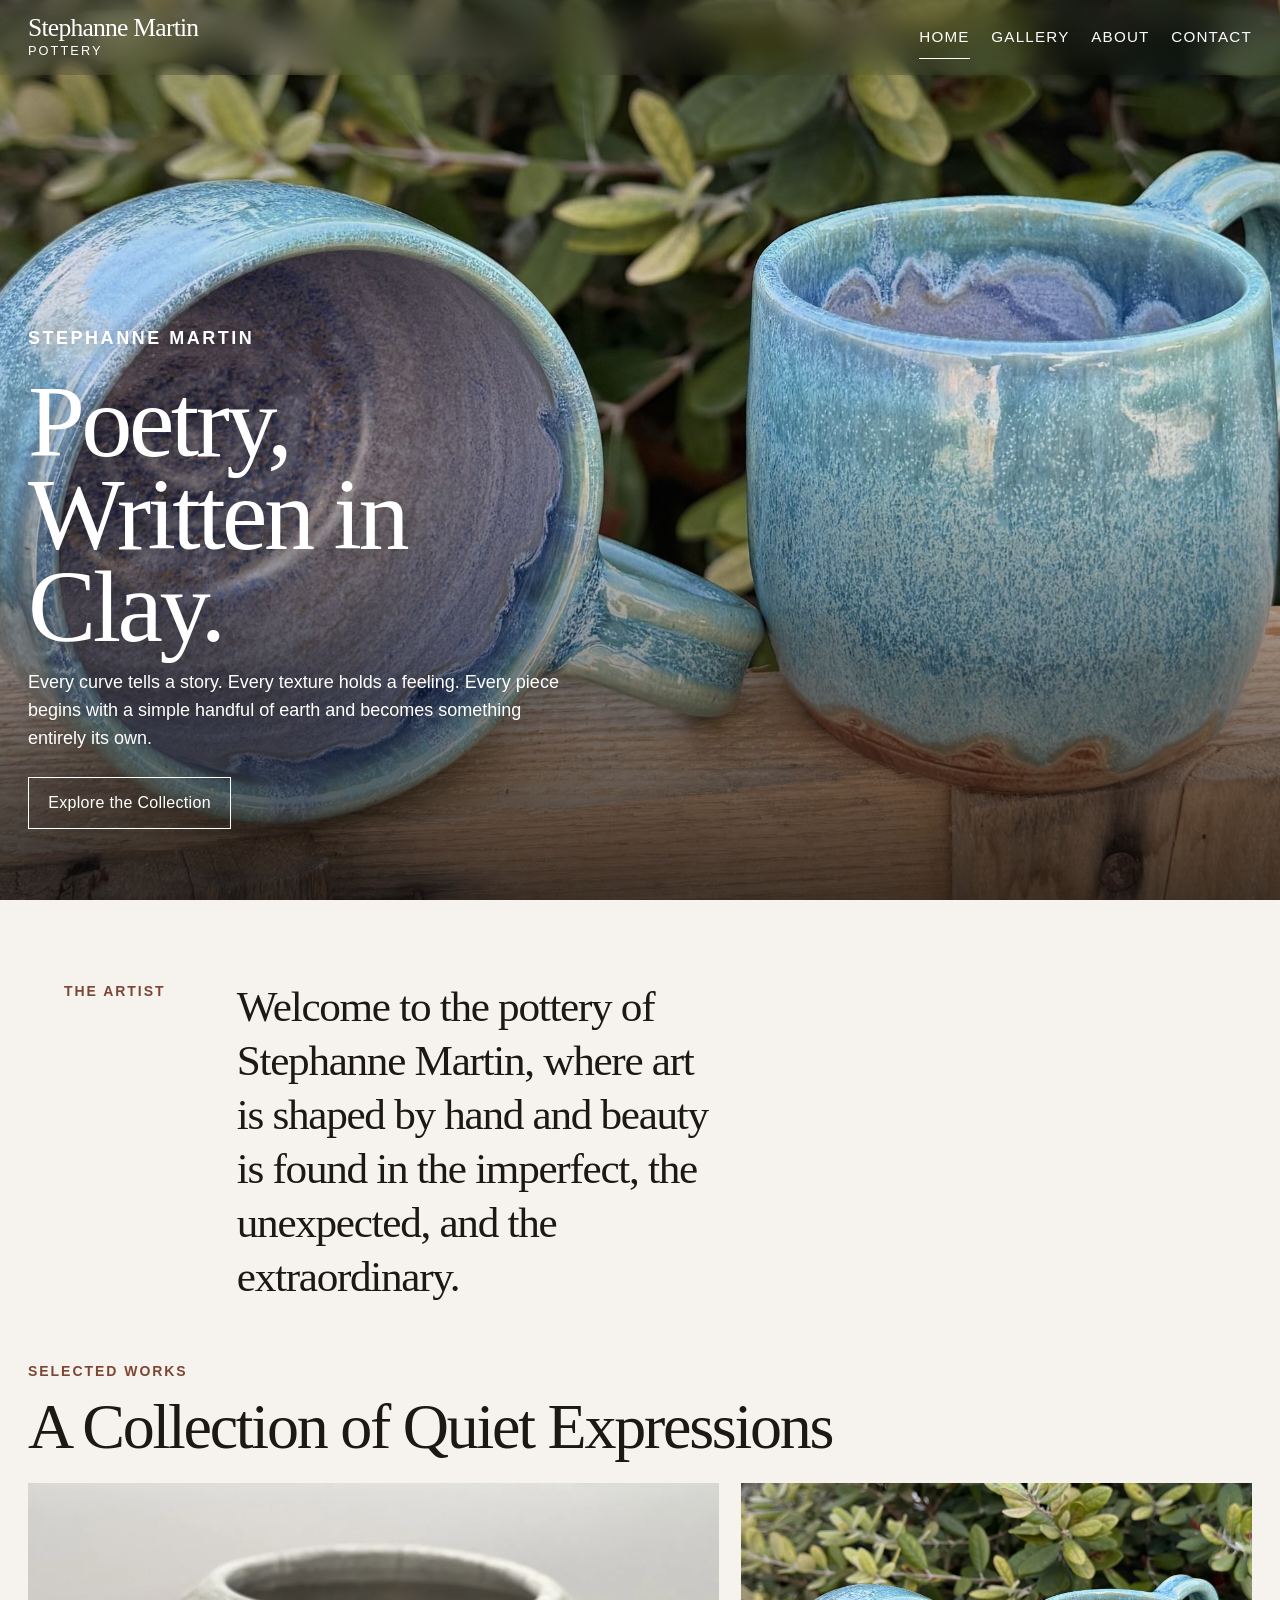
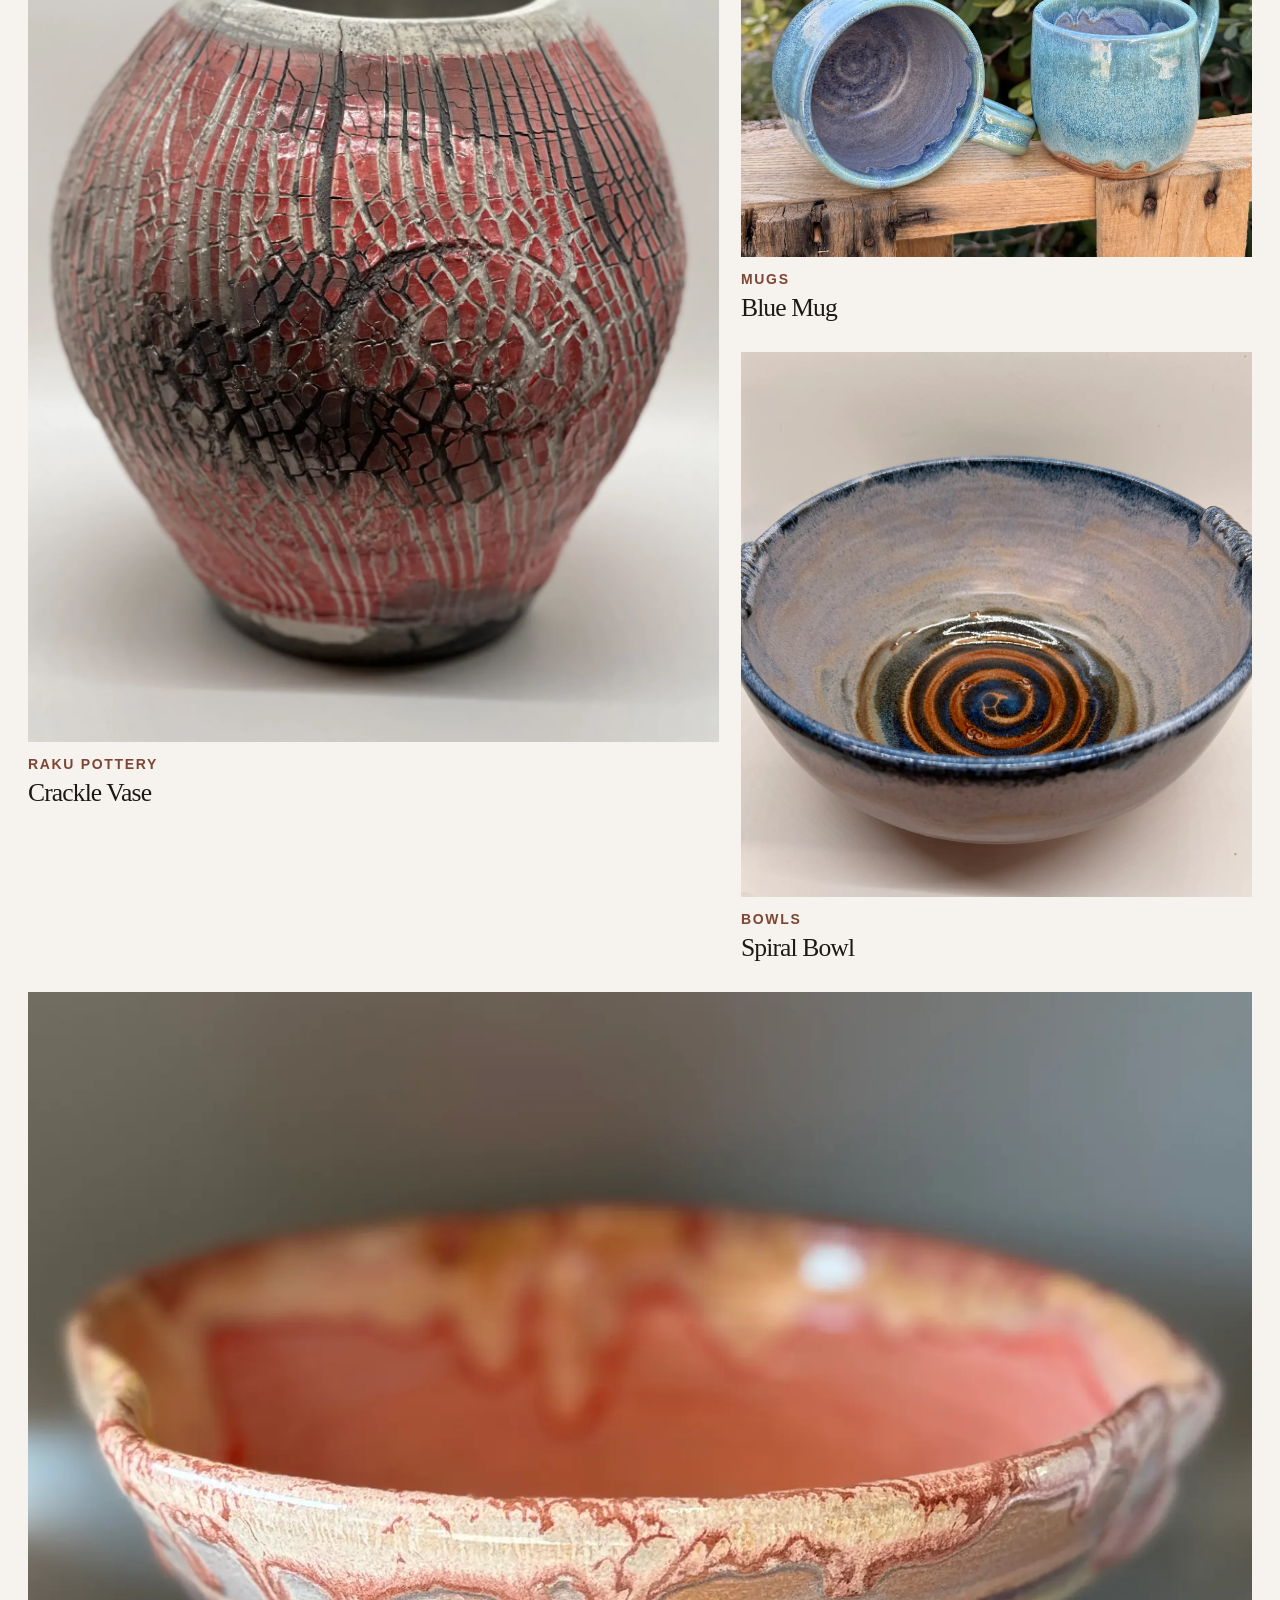
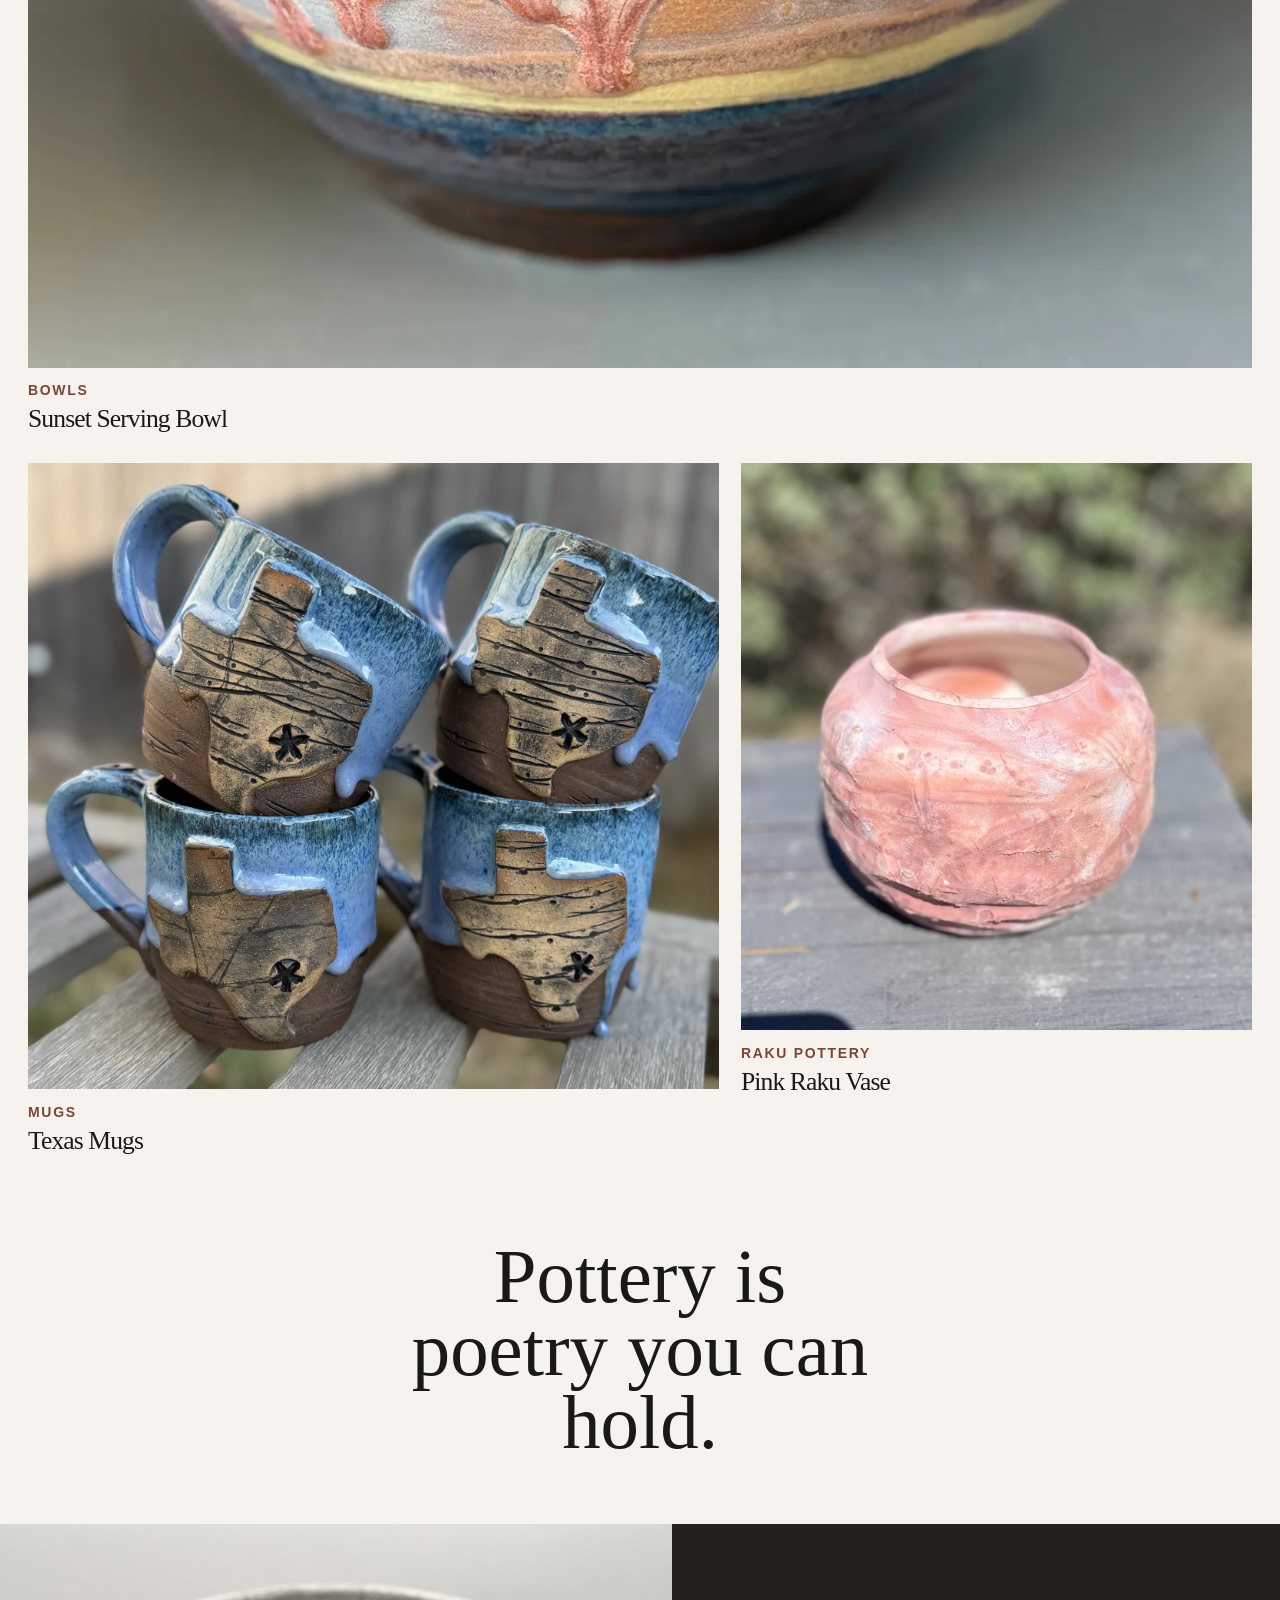
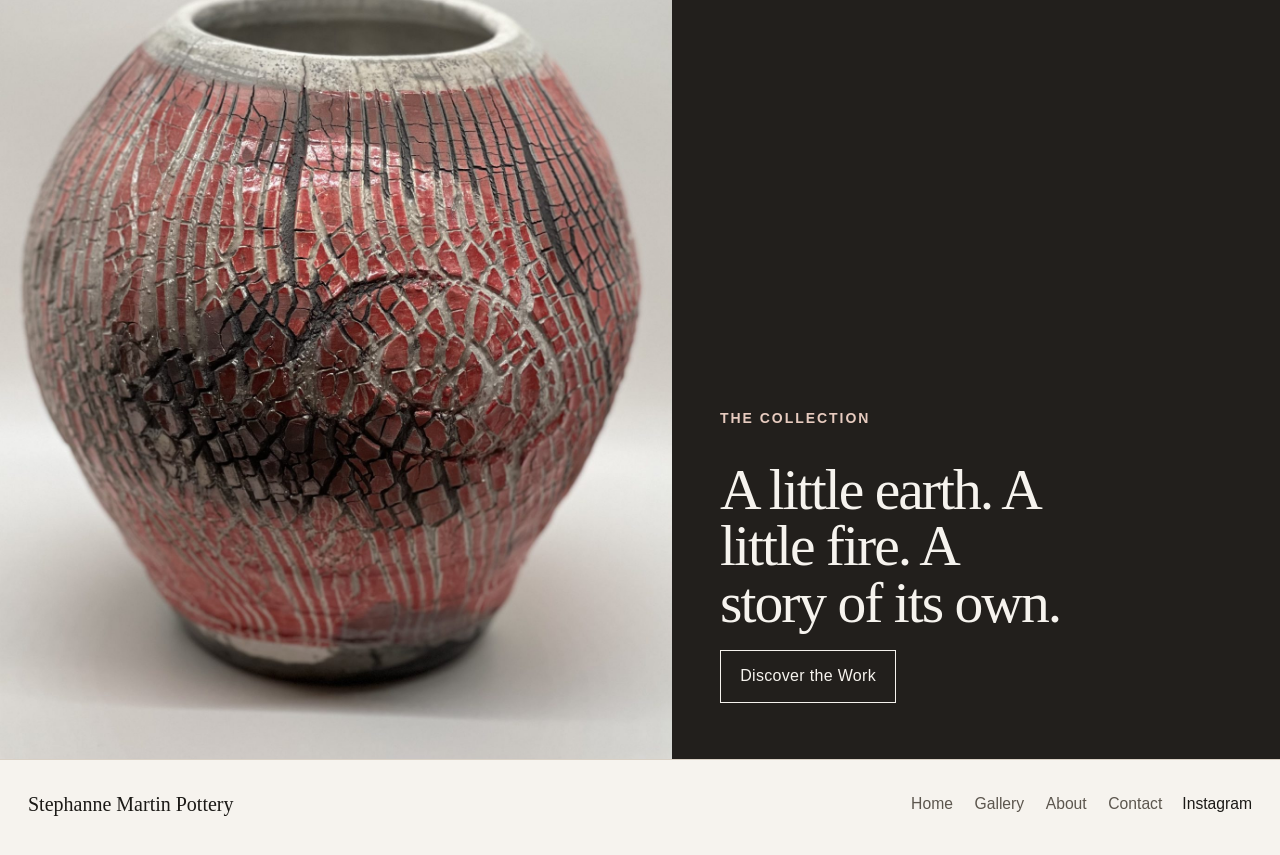
<file: index.html>
<!DOCTYPE html>
<html lang="en">
<head>
  <meta charset="utf-8">
  <meta name="viewport" content="width=device-width, initial-scale=1">
  <title>Stephanne Martin Pottery</title>
  <meta name="description" content="Poetry, written in clay. Handmade pottery by Stephanne Martin, shaped by hand and meant to be felt.">
  <link rel="canonical" href="https://yegorcreative.github.io/PotteryWeb/">
  <meta name="robots" content="index, follow">
  <meta name="referrer" content="strict-origin-when-cross-origin">
  <meta name="theme-color" content="#1b1916">
  <meta property="og:site_name" content="Stephanne Martin Pottery">
  <meta property="og:locale" content="en_US">
  <meta property="og:title" content="Stephanne Martin Pottery">
  <meta property="og:description" content="Poetry, written in clay. Handmade pottery by Stephanne Martin, shaped by hand and meant to be felt.">
  <meta property="og:type" content="website">
  <meta property="og:url" content="https://yegorcreative.github.io/PotteryWeb/">
  <meta property="og:image" content="https://yegorcreative.github.io/PotteryWeb/assets/images/og-cover.jpg">
  <meta property="og:image:width" content="1200">
  <meta property="og:image:height" content="630">
  <meta name="twitter:card" content="summary_large_image">
  <meta name="twitter:title" content="Stephanne Martin Pottery">
  <meta name="twitter:description" content="Poetry, written in clay. Handmade pottery by Stephanne Martin, shaped by hand and meant to be felt.">
  <meta name="twitter:image" content="https://yegorcreative.github.io/PotteryWeb/assets/images/og-cover.jpg">
  <link rel="icon" href="assets/favicon.svg" type="image/svg+xml">
  <link rel="preload" as="image" href="assets/images/hero.jpg" fetchpriority="high">
  <link rel="stylesheet" href="css/styles.css">
  <script type="application/ld+json">
    {
      "@context": "https://schema.org",
      "@type": "WebSite",
      "name": "Stephanne Martin Pottery",
      "url": "https://yegorcreative.github.io/PotteryWeb/",
      "description": "Poetry, written in clay. Handmade pottery by Stephanne Martin."
    }
  </script>
</head>
<body class="home">
  <a class="skip-link" href="#content">Skip to content</a>
  <header class="site-header">
    <div class="header-inner wrap">
      <a class="brand" href="index.html">
        <span class="brand-name">Stephanne Martin</span>
        <span class="brand-mark">Pottery</span>
      </a>
      <button class="nav-toggle" type="button" aria-expanded="false" aria-controls="site-nav" data-nav-toggle>
        <span class="nav-toggle-label">Menu</span>
      </button>
      <nav id="site-nav" class="site-nav" data-nav aria-label="Primary">
        <ul>
          <li><a href="index.html" aria-current="page">Home</a></li>
          <li><a href="gallery.html">Gallery</a></li>
          <li><a href="about.html">About</a></li>
          <li><a href="contact.html">Contact</a></li>
        </ul>
      </nav>
    </div>
  </header>
  <main id="content" tabindex="-1">
    <section class="exhibit-hero" aria-labelledby="home-title">
      <img src="assets/images/hero.jpg" width="2400" height="1349" alt="Two handmade blue mugs by Stephanne Martin, photographed outdoors." fetchpriority="high" decoding="async">
      <div class="exhibit-hero-copy">
        <p class="eyebrow">Stephanne Martin</p>
        <h1 id="home-title">Poetry, Written in Clay.</h1>
        <p>Every curve tells a story. Every texture holds a feeling. Every piece begins with a simple handful of earth and becomes something entirely its own.</p>
        <a class="button" href="gallery.html">Explore the Collection</a>
      </div>
    </section>

    <section class="exhibit-statement" aria-labelledby="statement-title">
      <p class="eyebrow" id="statement-title">The artist</p>
      <p>Welcome to the pottery of Stephanne Martin, where art is shaped by hand and beauty is found in the imperfect, the unexpected, and the extraordinary.</p>
    </section>

    <section class="exhibit-selection" aria-labelledby="featured-title">
      <div class="wrap">
        <div class="section-head">
          <div>
            <p class="eyebrow">Selected works</p>
            <h2 id="featured-title">A Collection of Quiet Expressions</h2>
          </div>
        </div>
        <div class="exhibition" data-gallery="featured">
          <p class="gallery-status">Loading gallery…</p>
        </div>
        <noscript>
          <p>JavaScript is required to load the gallery from data/gallery.json.</p>
        </noscript>
      </div>
    </section>

    <section class="exhibit-quote" aria-label="Featured quotation">
      <p>Pottery is poetry you can hold.</p>
    </section>

    <section class="exhibit-invite" aria-labelledby="invite-title">
      <figure>
        <img src="assets/images/gallery/crackle-vase.jpg" width="1448" height="1800" alt="Raku vase with a red crackle surface." loading="lazy" decoding="async">
      </figure>
      <div class="invite-copy">
        <p class="eyebrow">The collection</p>
        <h2 id="invite-title">A little earth. A little fire. A story of its own.</h2>
        <a class="button" href="gallery.html">Discover the Work</a>
      </div>
    </section>
  </main>
  <footer class="site-footer">
    <div class="footer-inner wrap">
      <p class="footer-brand">Stephanne Martin Pottery</p>
      <nav aria-label="Footer">
        <ul class="footer-nav">
          <li><a href="index.html">Home</a></li>
          <li><a href="gallery.html">Gallery</a></li>
          <li><a href="about.html">About</a></li>
          <li><a href="contact.html">Contact</a></li>
        </ul>
      </nav>
      <a class="footer-instagram" href="https://www.instagram.com/potteryrakugirl/">Instagram</a>
    </div>
  </footer>
  <script src="js/nav.js" defer></script>
  <script src="js/gallery.js" defer></script>
</body>
</html>
</file>
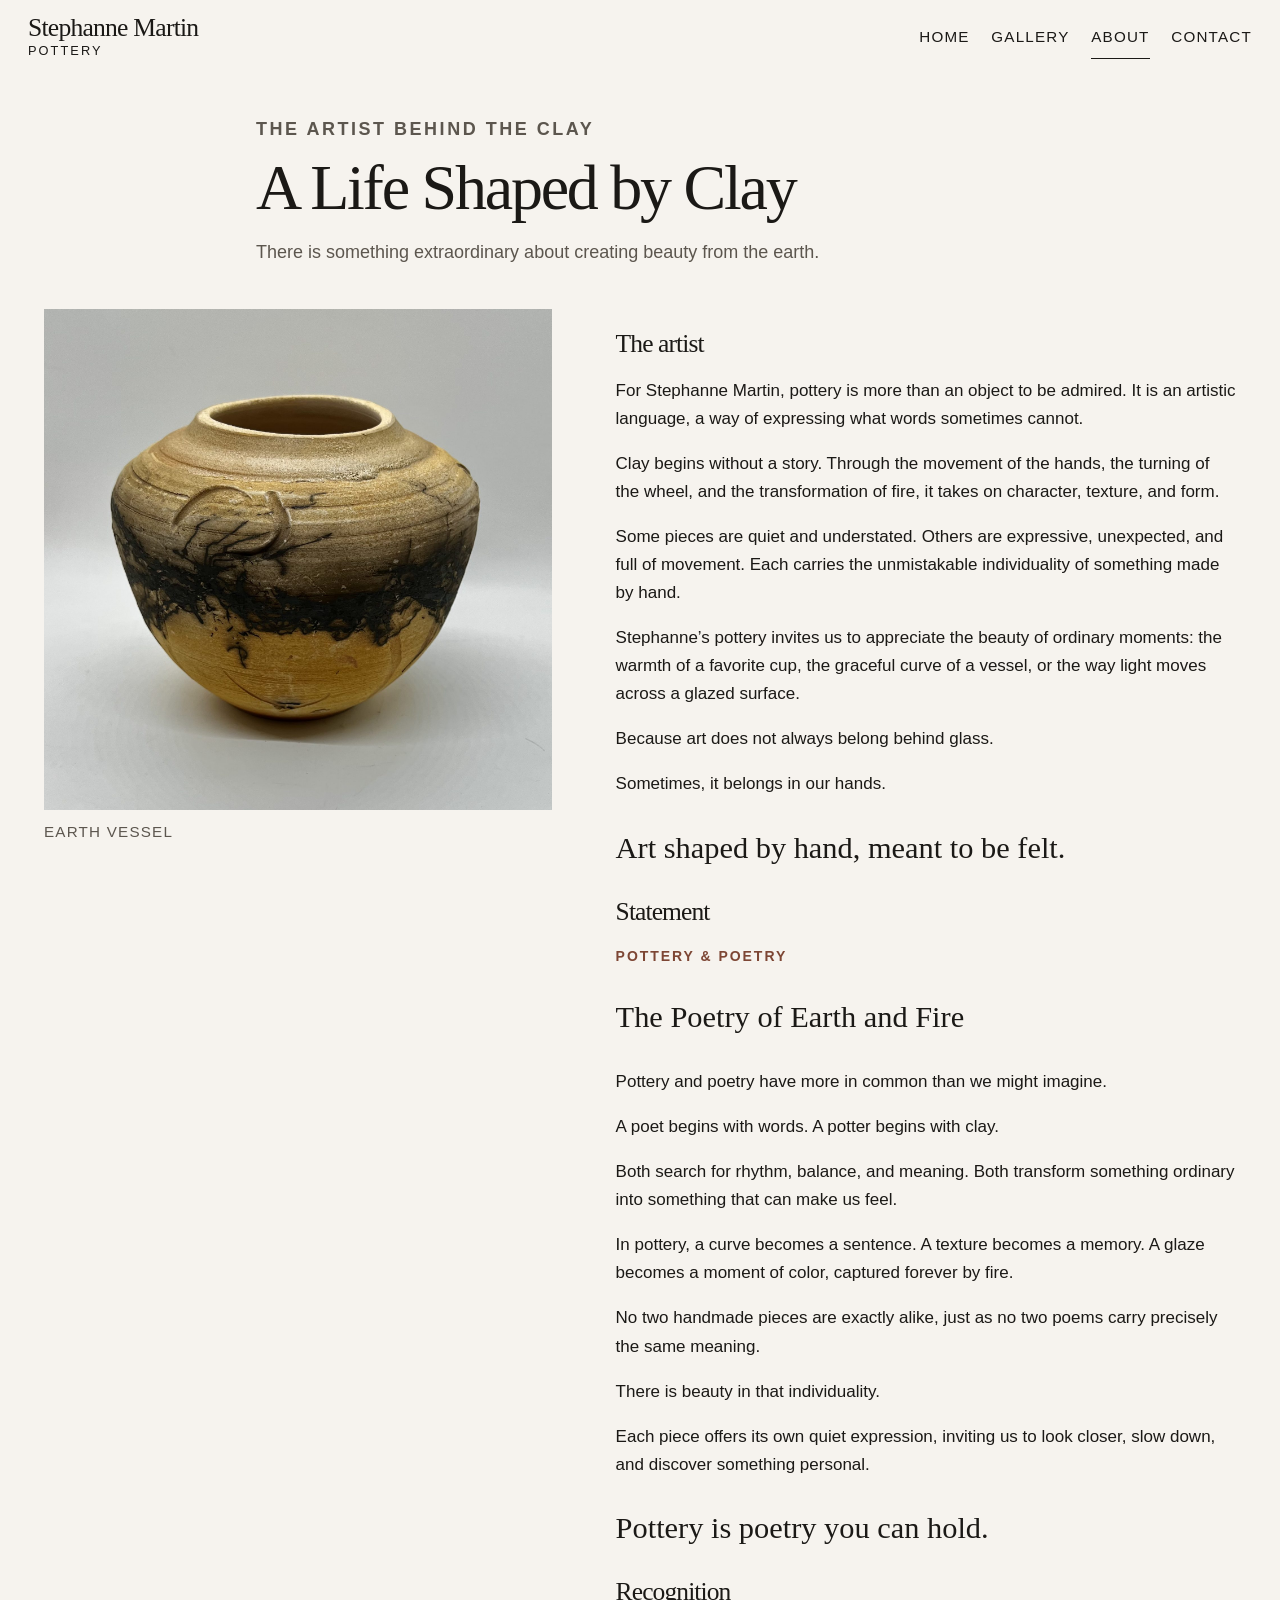
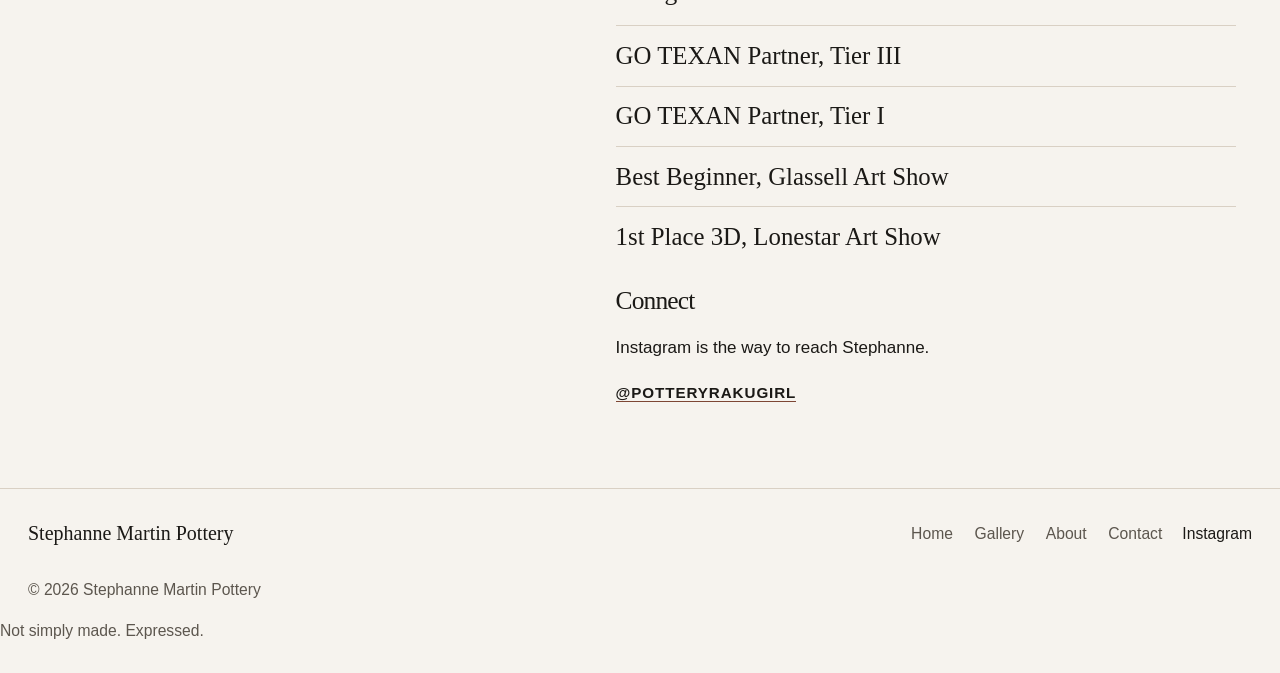
<file: about.html>
<!DOCTYPE html>
<html lang="en">
<head>
  <meta charset="utf-8">
  <meta name="viewport" content="width=device-width, initial-scale=1">
  <title>About | Stephanne Martin Pottery</title>
  <meta name="description" content="A life shaped by clay. Stephanne Martin’s pottery is an artistic language, formed by hand and fire.">
  <link rel="canonical" href="https://yegorcreative.github.io/PotteryWeb/about.html">
  <meta name="robots" content="index, follow">
  <meta name="referrer" content="strict-origin-when-cross-origin">
  <meta name="theme-color" content="#f6f3ee">
  <meta property="og:site_name" content="Stephanne Martin Pottery">
  <meta property="og:locale" content="en_US">
  <meta property="og:title" content="About | Stephanne Martin Pottery">
  <meta property="og:description" content="A life shaped by clay. Stephanne Martin’s pottery is an artistic language, formed by hand and fire.">
  <meta property="og:type" content="website">
  <meta property="og:url" content="https://yegorcreative.github.io/PotteryWeb/about.html">
  <meta property="og:image" content="https://yegorcreative.github.io/PotteryWeb/assets/images/og-cover.jpg">
  <meta name="twitter:card" content="summary_large_image">
  <meta name="twitter:title" content="About | Stephanne Martin Pottery">
  <meta name="twitter:description" content="A life shaped by clay. Stephanne Martin’s pottery is an artistic language, formed by hand and fire.">
  <meta name="twitter:image" content="https://yegorcreative.github.io/PotteryWeb/assets/images/og-cover.jpg">
  <link rel="icon" href="assets/favicon.svg" type="image/svg+xml">
  <link rel="stylesheet" href="css/styles.css">
</head>
<body>
  <a class="skip-link" href="#content">Skip to content</a>
  <header class="site-header">
    <div class="header-inner wrap">
      <a class="brand" href="index.html">
        <span class="brand-name">Stephanne Martin</span>
        <span class="brand-mark">Pottery</span>
      </a>
      <button class="nav-toggle" type="button" aria-expanded="false" aria-controls="site-nav" data-nav-toggle>
        <span class="nav-toggle-label">Menu</span>
      </button>
      <nav id="site-nav" class="site-nav" data-nav aria-label="Primary">
        <ul>
          <li><a href="index.html">Home</a></li>
          <li><a href="gallery.html">Gallery</a></li>
          <li><a href="about.html" aria-current="page">About</a></li>
          <li><a href="contact.html">Contact</a></li>
        </ul>
      </nav>
    </div>
  </header>
  <main id="content" tabindex="-1">
    <div class="wrap">
      <header class="page-intro">
        <p class="eyebrow">The Artist Behind the Clay</p>
        <h1>A Life Shaped by Clay</h1>
        <p>There is something extraordinary about creating beauty from the earth.</p>
      </header>
      <div class="about-layout">
        <figure class="about-photo">
          <img src="assets/images/gallery/earth-vessel.jpg" width="1800" height="1775" alt="Rounded raku vessel with an earth-toned surface.">
          <figcaption>Earth Vessel</figcaption>
        </figure>
        <div class="about-list">
          <section class="about-block" aria-labelledby="biography-title">
            <h2 id="biography-title">The artist</h2>
            <div>
              <p>For Stephanne Martin, pottery is more than an object to be admired. It is an artistic language, a way of expressing what words sometimes cannot.</p>
              <p>Clay begins without a story. Through the movement of the hands, the turning of the wheel, and the transformation of fire, it takes on character, texture, and form.</p>
              <p>Some pieces are quiet and understated. Others are expressive, unexpected, and full of movement. Each carries the unmistakable individuality of something made by hand.</p>
              <p>Stephanne’s pottery invites us to appreciate the beauty of ordinary moments: the warmth of a favorite cup, the graceful curve of a vessel, or the way light moves across a glazed surface.</p>
              <p>Because art does not always belong behind glass.</p>
              <p>Sometimes, it belongs in our hands.</p>
              <p class="closing-line">Art shaped by hand, meant to be felt.</p>
            </div>
          </section>
          <section class="about-block" aria-labelledby="statement-title">
            <h2 id="statement-title">Statement</h2>
            <div>
              <p class="eyebrow">Pottery &amp; Poetry</p>
              <p class="closing-line">The Poetry of Earth and Fire</p>
              <p>Pottery and poetry have more in common than we might imagine.</p>
              <p>A poet begins with words. A potter begins with clay.</p>
              <p>Both search for rhythm, balance, and meaning. Both transform something ordinary into something that can make us feel.</p>
              <p>In pottery, a curve becomes a sentence. A texture becomes a memory. A glaze becomes a moment of color, captured forever by fire.</p>
              <p>No two handmade pieces are exactly alike, just as no two poems carry precisely the same meaning.</p>
              <p>There is beauty in that individuality.</p>
              <p>Each piece offers its own quiet expression, inviting us to look closer, slow down, and discover something personal.</p>
              <p class="closing-line">Pottery is poetry you can hold.</p>
            </div>
          </section>
          <section class="about-block" aria-labelledby="recognition-title">
            <h2 id="recognition-title">Recognition</h2>
            <div>
              <ul class="milestones">
                <li>GO TEXAN Partner, Tier III</li>
                <li>GO TEXAN Partner, Tier I</li>
                <li>Best Beginner, Glassell Art Show</li>
                <li>1st Place 3D, Lonestar Art Show</li>
              </ul>
            </div>
          </section>
          <section class="about-block" aria-labelledby="connect-title">
            <h2 id="connect-title">Connect</h2>
            <div>
              <p>Instagram is the way to reach Stephanne.</p>
              <p><a class="text-link" href="https://www.instagram.com/potteryrakugirl/">@potteryrakugirl</a></p>
            </div>
          </section>
        </div>
      </div>
    </div>
  </main>
  <footer class="site-footer">
    <div class="footer-inner wrap">
      <p class="footer-brand">Stephanne Martin Pottery</p>
      <nav aria-label="Footer">
        <ul class="footer-nav">
          <li><a href="index.html">Home</a></li>
          <li><a href="gallery.html">Gallery</a></li>
          <li><a href="about.html">About</a></li>
          <li><a href="contact.html">Contact</a></li>
        </ul>
      </nav>
      <a class="footer-instagram" href="https://www.instagram.com/potteryrakugirl/">Instagram</a>
      <p class="footer-copy">© 2026 Stephanne Martin Pottery</p>
    </div>Not simply made. Expressed. 
  </footer>
  <script src="js/nav.js" defer></script>
</body>
</html>
</file>
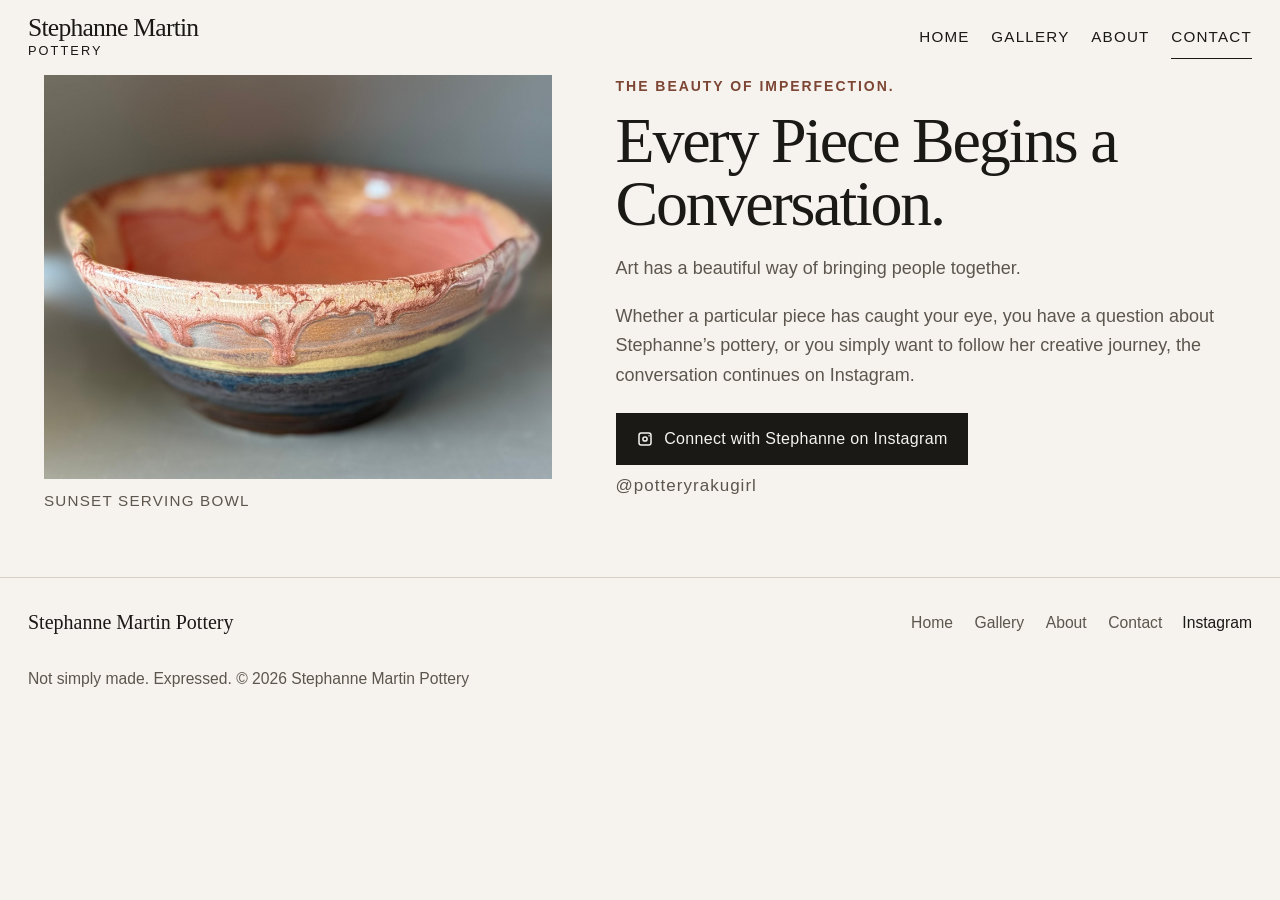
<file: contact.html>
<!DOCTYPE html>
<html lang="en">
<head>
  <meta charset="utf-8">
  <meta name="viewport" content="width=device-width, initial-scale=1">
  <title>Contact | Stephanne Martin Pottery</title>
  <meta name="description" content="Every piece begins a conversation. Connect with Stephanne Martin on Instagram.">
  <link rel="canonical" href="https://yegorcreative.github.io/PotteryWeb/contact.html">
  <meta name="robots" content="index, follow">
  <meta name="referrer" content="strict-origin-when-cross-origin">
  <meta name="theme-color" content="#f6f3ee">
  <meta property="og:site_name" content="Stephanne Martin Pottery">
  <meta property="og:locale" content="en_US">
  <meta property="og:title" content="Contact | Stephanne Martin Pottery">
  <meta property="og:description" content="Every piece begins a conversation. Connect with Stephanne Martin on Instagram.">
  <meta property="og:type" content="website">
  <meta property="og:url" content="https://yegorcreative.github.io/PotteryWeb/contact.html">
  <meta property="og:image" content="https://yegorcreative.github.io/PotteryWeb/assets/images/og-cover.jpg">
  <meta name="twitter:card" content="summary_large_image">
  <meta name="twitter:title" content="Contact | Stephanne Martin Pottery">
  <meta name="twitter:description" content="Every piece begins a conversation. Connect with Stephanne Martin on Instagram.">
  <meta name="twitter:image" content="https://yegorcreative.github.io/PotteryWeb/assets/images/og-cover.jpg">
  <link rel="icon" href="assets/favicon.svg" type="image/svg+xml">
  <link rel="stylesheet" href="css/styles.css">
</head>
<body>
  <a class="skip-link" href="#content">Skip to content</a>
  <header class="site-header">
    <div class="header-inner wrap">
      <a class="brand" href="index.html">
        <span class="brand-name">Stephanne Martin</span>
        <span class="brand-mark">Pottery</span>
      </a>
      <button class="nav-toggle" type="button" aria-expanded="false" aria-controls="site-nav" data-nav-toggle>
        <span class="nav-toggle-label">Menu</span>
      </button>
      <nav id="site-nav" class="site-nav" data-nav aria-label="Primary">
        <ul>
          <li><a href="index.html">Home</a></li>
          <li><a href="gallery.html">Gallery</a></li>
          <li><a href="about.html">About</a></li>
          <li><a href="contact.html" aria-current="page">Contact</a></li>
        </ul>
      </nav>
    </div>
  </header>
  <main id="content" tabindex="-1">
    <div class="wrap">
      <section class="contact-stage" aria-labelledby="contact-title">
        <figure>
          <img src="assets/images/gallery/sunset-bowl.jpg" width="1800" height="1435" alt="Wide handmade serving bowl with a sunset glaze.">
          <figcaption>Sunset Serving Bowl</figcaption>
        </figure>
        <div>
          <p class="eyebrow">The beauty of imperfection.</p>
          <h1 id="contact-title">Every Piece Begins a Conversation.</h1>
          <p class="contact-copy">Art has a beautiful way of bringing people together.</p>
          <p class="contact-copy">Whether a particular piece has caught your eye, you have a question about Stephanne’s pottery, or you simply want to follow her creative journey, the conversation continues on Instagram.</p>
          <div class="actions">
            <a class="button" href="https://www.instagram.com/potteryrakugirl/">
              <svg viewBox="0 0 24 24" width="18" height="18" aria-hidden="true" focusable="false">
                <path fill="currentColor" d="M7 3h10a4 4 0 0 1 4 4v10a4 4 0 0 1-4 4H7a4 4 0 0 1-4-4V7a4 4 0 0 1 4-4zm10 2H7a2 2 0 0 0-2 2v10a2 2 0 0 0 2 2h10a2 2 0 0 0 2-2V7a2 2 0 0 0-2-2zm-5 3.2A3.8 3.8 0 1 1 8.2 12 3.8 3.8 0 0 1 12 8.2zm0 2A1.8 1.8 0 1 0 13.8 12 1.8 1.8 0 0 0 12 10.2zM17.4 6.6a1 1 0 1 1-1 1 1 1 0 0 1 1-1z"/>
              </svg>
              <span>Connect with Stephanne on Instagram</span>
            </a>
          </div>
          <p class="contact-handle">@potteryrakugirl</p>
        </div>
      </section>
    </div>
  </main>
  <footer class="site-footer">
    <div class="footer-inner wrap">
      <p class="footer-brand">Stephanne Martin Pottery</p>
      <nav aria-label="Footer">
        <ul class="footer-nav">
          <li><a href="index.html">Home</a></li>
          <li><a href="gallery.html">Gallery</a></li>
          <li><a href="about.html">About</a></li>
          <li><a href="contact.html">Contact</a></li>
        </ul>
      </nav>
      <a class="footer-instagram" href="https://www.instagram.com/potteryrakugirl/">Instagram</a>
      <p class="footer-copy">Not simply made. Expressed. © 2026 Stephanne Martin Pottery</p>
    </div>
  </footer>
  <script src="js/nav.js" defer></script>
</body>
</html>
</file>
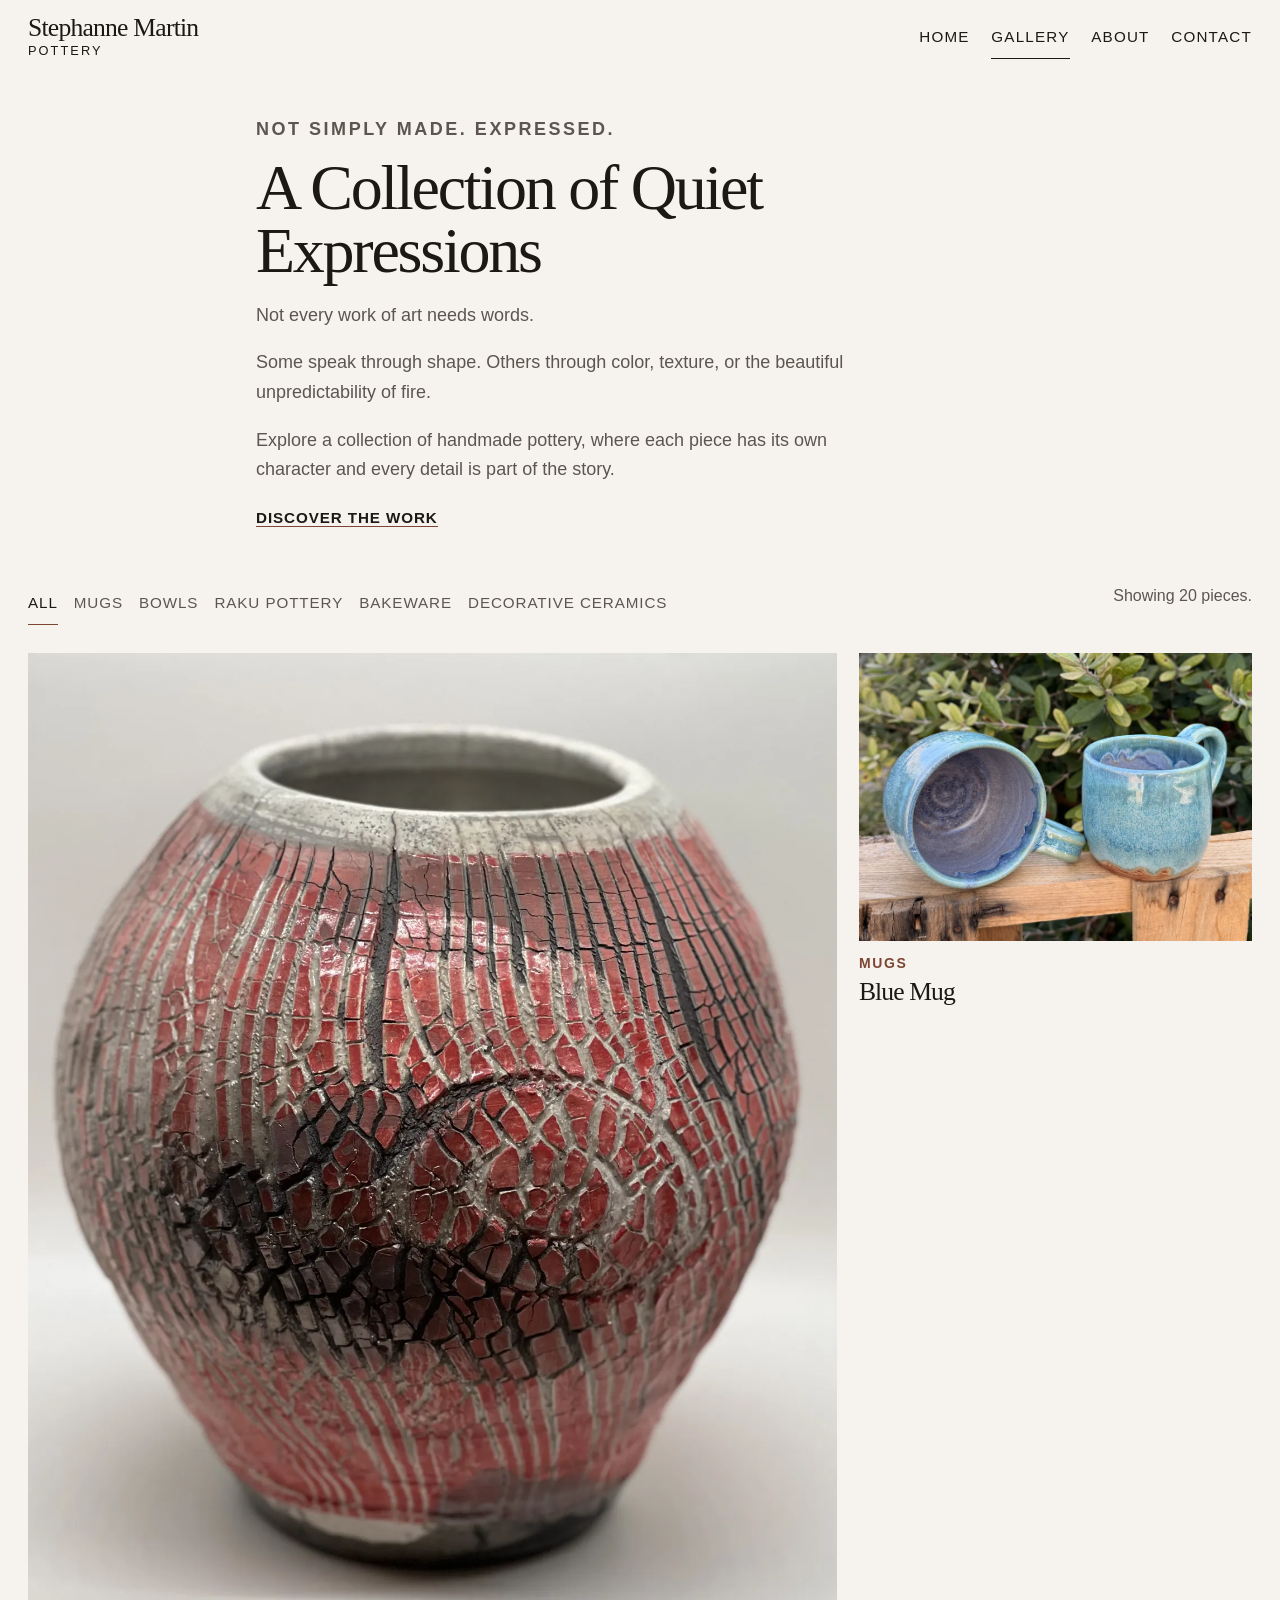
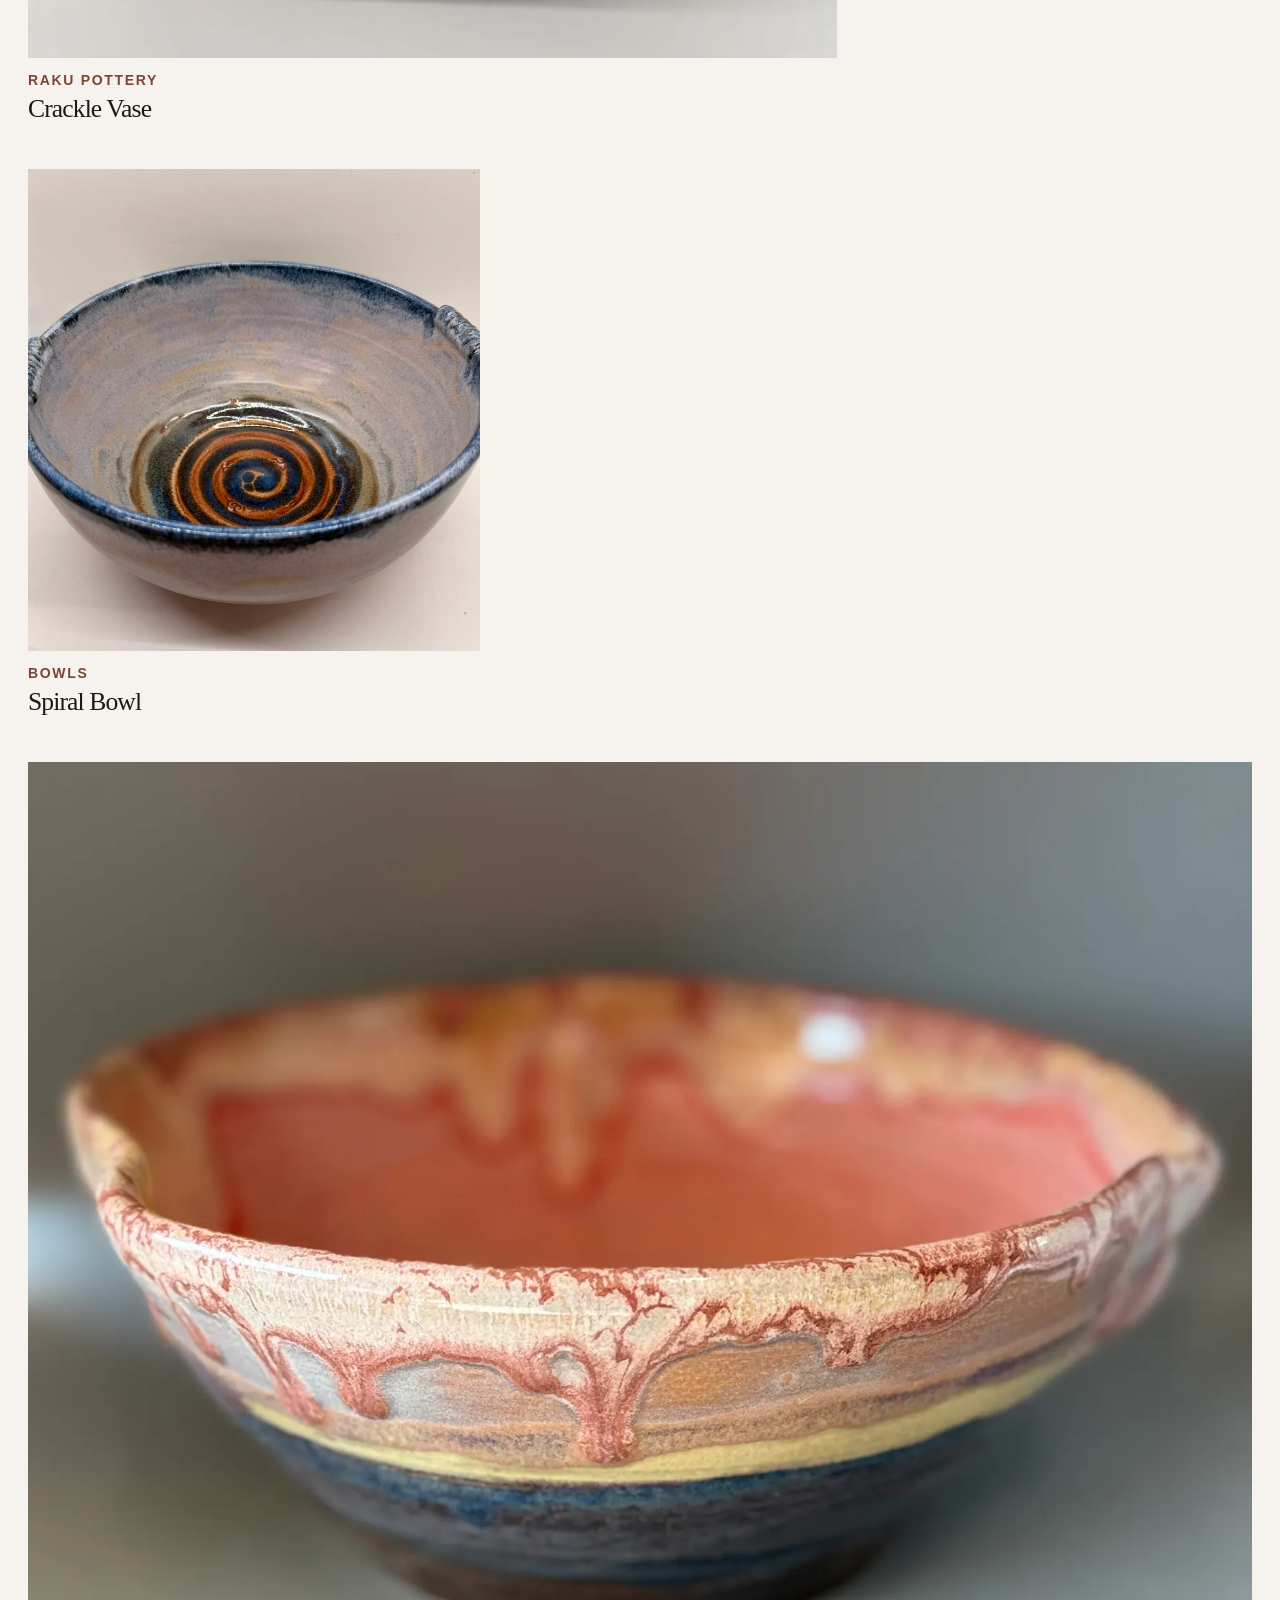
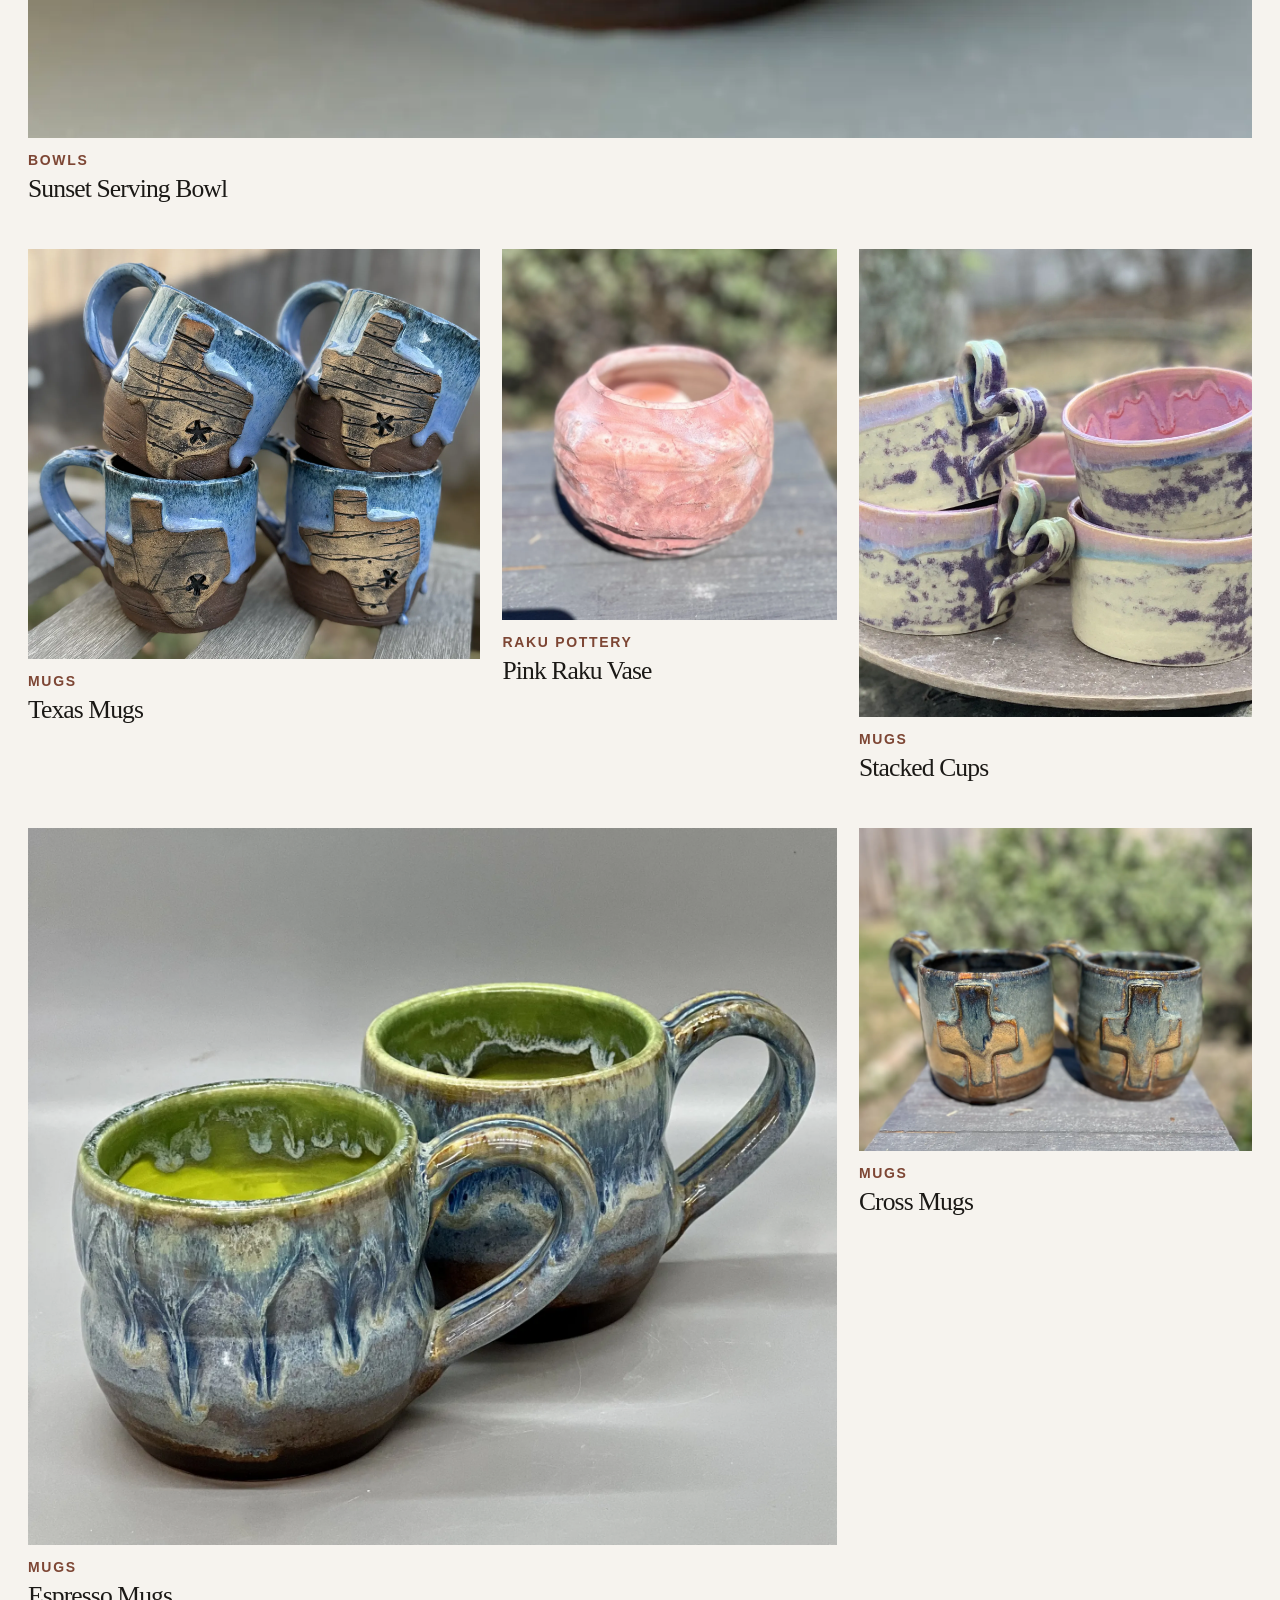
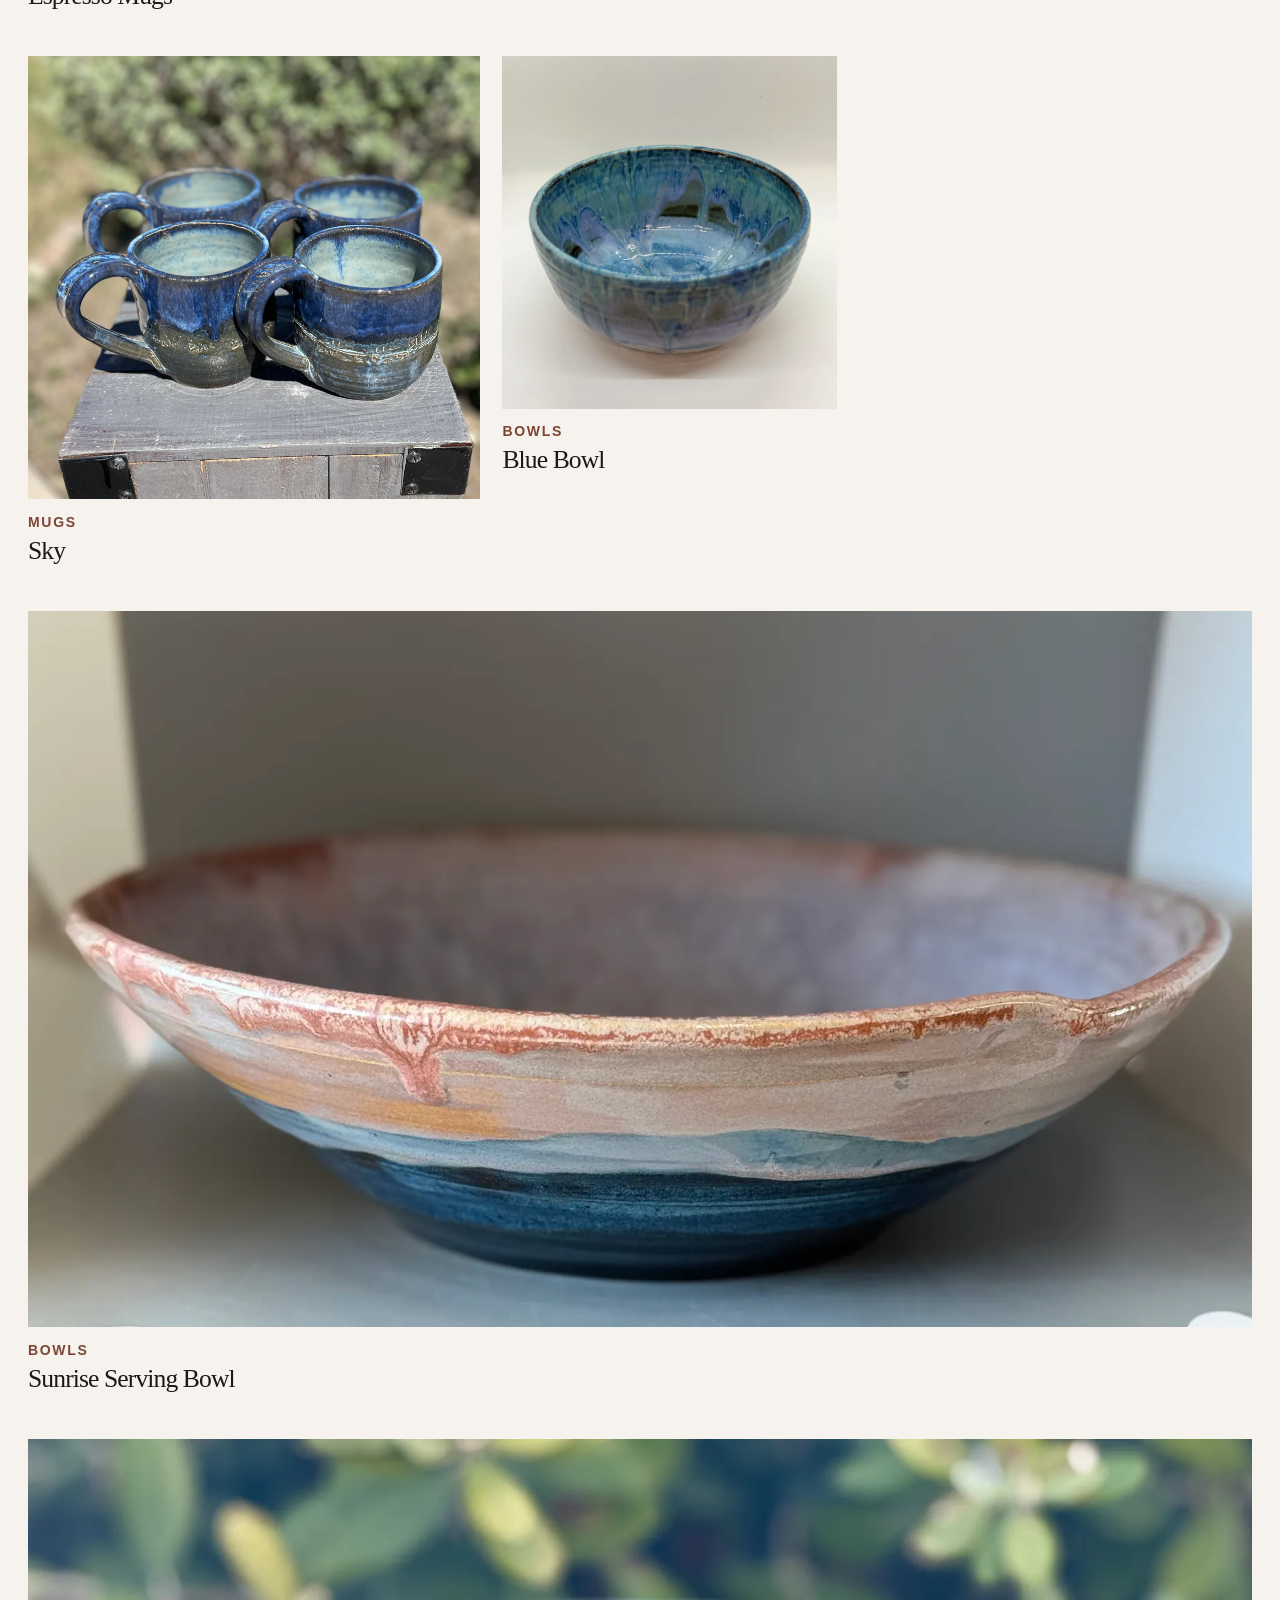
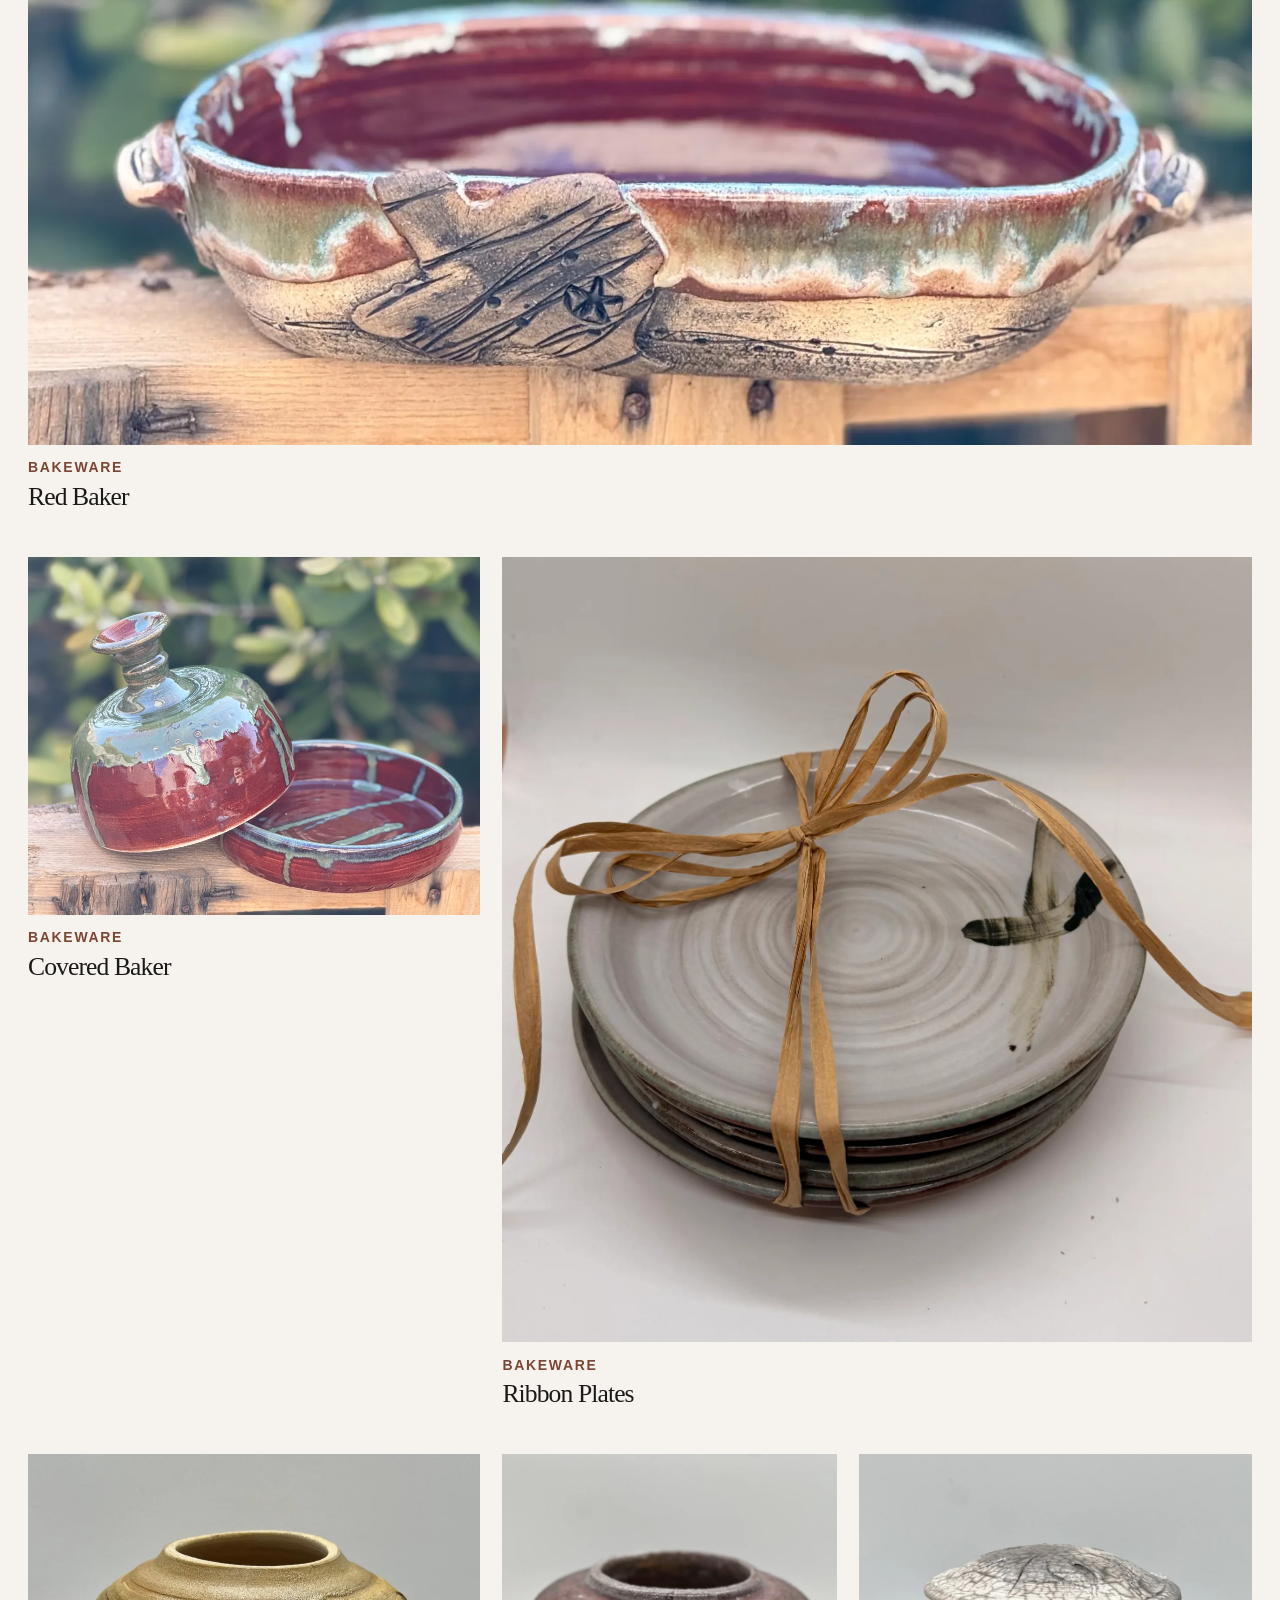
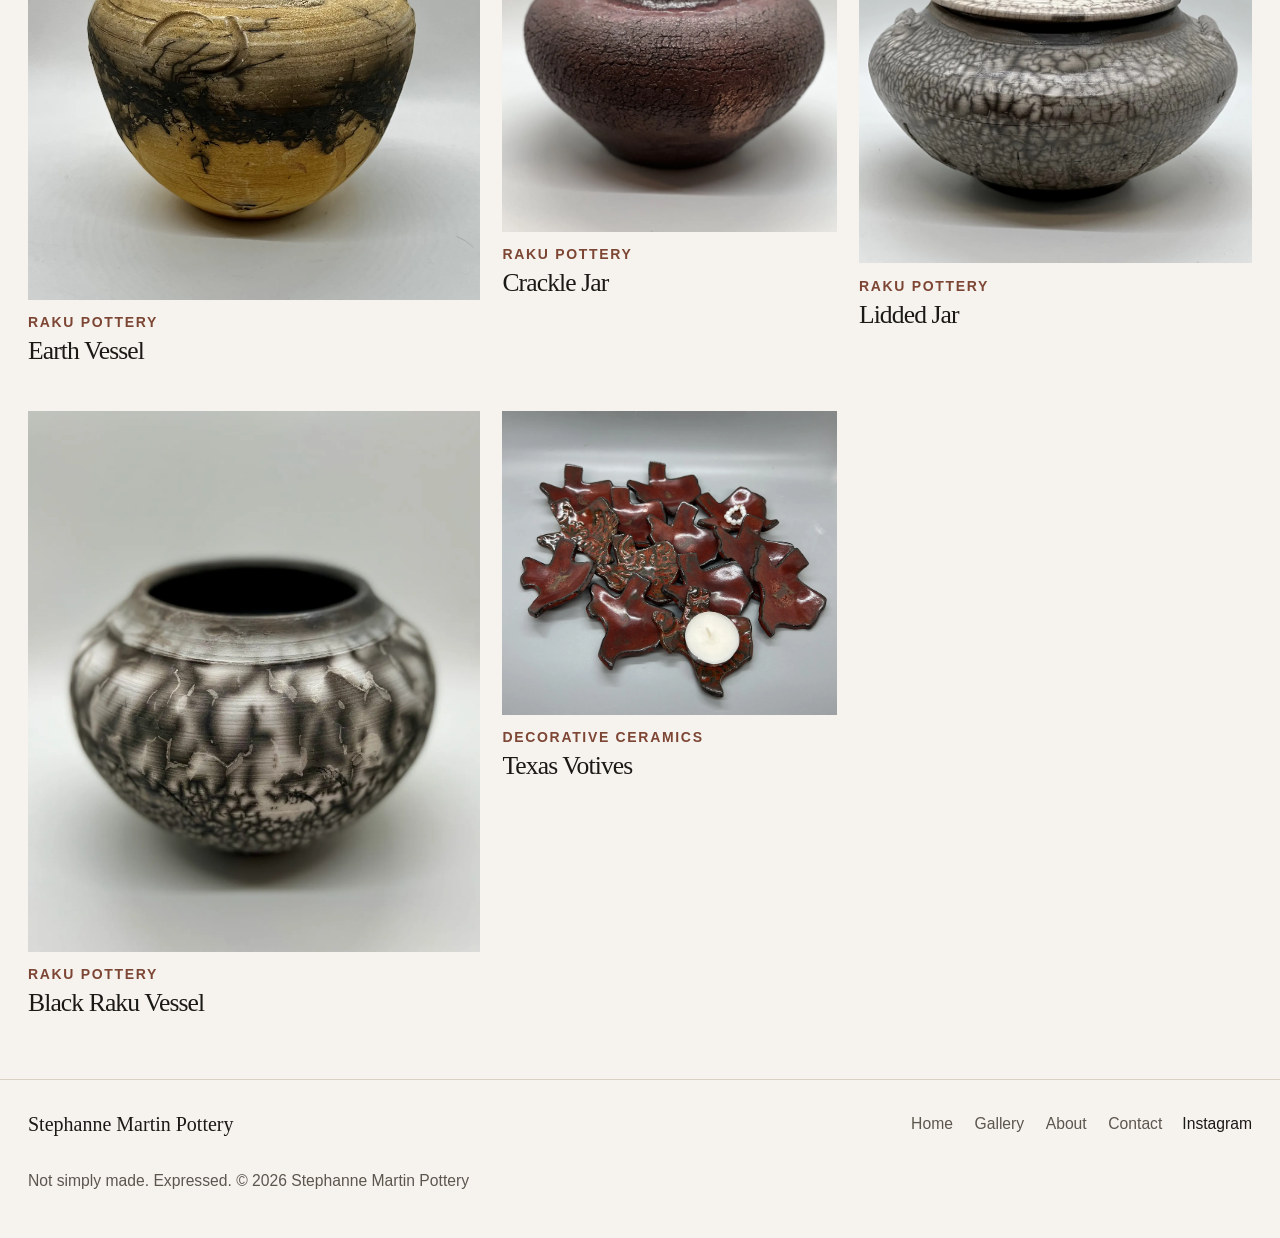
<file: gallery.html>
<!DOCTYPE html>
<html lang="en">
<head>
  <meta charset="utf-8">
  <meta name="viewport" content="width=device-width, initial-scale=1">
  <title>Gallery | Stephanne Martin Pottery</title>
  <meta name="description" content="A collection of quiet expressions. Explore handmade pottery by Stephanne Martin.">
  <link rel="canonical" href="https://yegorcreative.github.io/PotteryWeb/gallery.html">
  <meta name="robots" content="index, follow">
  <meta name="referrer" content="strict-origin-when-cross-origin">
  <meta name="theme-color" content="#f6f3ee">
  <meta property="og:site_name" content="Stephanne Martin Pottery">
  <meta property="og:locale" content="en_US">
  <meta property="og:title" content="Gallery | Stephanne Martin Pottery">
  <meta property="og:description" content="A collection of quiet expressions. Explore handmade pottery by Stephanne Martin.">
  <meta property="og:type" content="website">
  <meta property="og:url" content="https://yegorcreative.github.io/PotteryWeb/gallery.html">
  <meta property="og:image" content="https://yegorcreative.github.io/PotteryWeb/assets/images/og-cover.jpg">
  <meta name="twitter:card" content="summary_large_image">
  <meta name="twitter:title" content="Gallery | Stephanne Martin Pottery">
  <meta name="twitter:description" content="A collection of quiet expressions. Explore handmade pottery by Stephanne Martin.">
  <meta name="twitter:image" content="https://yegorcreative.github.io/PotteryWeb/assets/images/og-cover.jpg">
  <link rel="icon" href="assets/favicon.svg" type="image/svg+xml">
  <link rel="stylesheet" href="css/styles.css">
</head>
<body class="gallery-page">
  <a class="skip-link" href="#content">Skip to content</a>
  <header class="site-header">
    <div class="header-inner wrap">
      <a class="brand" href="index.html">
        <span class="brand-name">Stephanne Martin</span>
        <span class="brand-mark">Pottery</span>
      </a>
      <button class="nav-toggle" type="button" aria-expanded="false" aria-controls="site-nav" data-nav-toggle>
        <span class="nav-toggle-label">Menu</span>
      </button>
      <nav id="site-nav" class="site-nav" data-nav aria-label="Primary">
        <ul>
          <li><a href="index.html">Home</a></li>
          <li><a href="gallery.html" aria-current="page">Gallery</a></li>
          <li><a href="about.html">About</a></li>
          <li><a href="contact.html">Contact</a></li>
        </ul>
      </nav>
    </div>
  </header>
  <main id="content" tabindex="-1">
    <div class="wrap">
      <header class="page-intro">
        <p class="eyebrow">Not simply made. Expressed.</p>
        <h1>A Collection of Quiet Expressions</h1>
        <p>Not every work of art needs words.</p>
        <p>Some speak through shape. Others through color, texture, or the beautiful unpredictability of fire.</p>
        <p>Explore a collection of handmade pottery, where each piece has its own character and every detail is part of the story.</p>
        <p><a class="text-link" href="#gallery-root">Discover the Work</a></p>
      </header>
      <div data-gallery="all" id="gallery-root">
        <p class="gallery-status">Loading gallery…</p>
      </div>
      <noscript>
        <p>JavaScript is required to load the gallery from data/gallery.json.</p>
      </noscript>
    </div>
  </main>
  <footer class="site-footer">
    <div class="footer-inner wrap">
      <p class="footer-brand">Stephanne Martin Pottery</p>
      <nav aria-label="Footer">
        <ul class="footer-nav">
          <li><a href="index.html">Home</a></li>
          <li><a href="gallery.html">Gallery</a></li>
          <li><a href="about.html">About</a></li>
          <li><a href="contact.html">Contact</a></li>
        </ul>
      </nav>
      <a class="footer-instagram" href="https://www.instagram.com/potteryrakugirl/">Instagram</a>
      <p class="footer-copy">Not simply made. Expressed. © 2026 Stephanne Martin Pottery</p>
    </div>
  </footer>
  <script src="js/nav.js" defer></script>
  <script src="js/gallery.js" defer></script>
</body>
</html>
</file>
<file: css/styles.css>
:root {
  --bg: #f6f3ee;
  --bg-deep: #ece6dc;
  --ink: #1b1916;
  --muted: #5c564e;
  --line: #d9d0c4;
  --clay: #7d4634;
  --surface: #fffcf8;
  --serif: "Iowan Old Style", Palatino, "Palatino Linotype", "Book Antiqua", Georgia, "Times New Roman", serif;
  --sans: "Avenir Next", "Segoe UI", "Helvetica Neue", Helvetica, Arial, sans-serif;
  --header-height: 4.6rem;
  --measure: 38rem;
}

*,
*::before,
*::after {
  box-sizing: border-box;
}

html {
  scroll-behavior: smooth;
}

body {
  margin: 0;
  background: var(--bg);
  color: var(--ink);
  font-family: var(--sans);
  font-size: 1.0625rem;
  line-height: 1.65;
  text-rendering: optimizeLegibility;
}

img {
  max-width: 100%;
  height: auto;
}

button,
input,
textarea {
  font: inherit;
}

h1,
h2,
h3,
p {
  overflow-wrap: break-word;
}

h1,
h2,
h3 {
  font-family: var(--serif);
  font-weight: 500;
  letter-spacing: -0.035em;
  line-height: 0.98;
}

a {
  color: var(--clay);
  text-underline-offset: 0.22em;
}

a:hover {
  color: #5d3122;
}

:focus-visible {
  outline: 2px solid currentColor;
  outline-offset: 3px;
}

::selection {
  background: #e4d3c8;
  color: var(--ink);
}

.skip-link {
  position: absolute;
  left: 1rem;
  top: 0;
  z-index: 100;
  transform: translateY(-140%);
  background: var(--ink);
  color: var(--bg);
  padding: 0.8rem 1rem;
  text-decoration: none;
}

.skip-link:focus {
  transform: none;
}

.wrap {
  width: min(calc(100% - 2rem), 88rem);
  margin-inline: auto;
}

.site-header {
  position: sticky;
  top: 0;
  z-index: 40;
  min-height: var(--header-height);
  background: rgba(246, 243, 238, 0.94);
  border-bottom: 1px solid transparent;
  backdrop-filter: blur(16px);
}

.header-inner {
  display: flex;
  flex-wrap: wrap;
  align-items: center;
  justify-content: space-between;
  gap: 0.4rem 1.5rem;
  min-height: var(--header-height);
  padding-block: 0.7rem;
}

.brand {
  display: flex;
  flex-direction: column;
  color: inherit;
  text-decoration: none;
  line-height: 1;
}

.brand-name {
  font-family: var(--serif);
  font-size: clamp(1.35rem, 2vw, 1.7rem);
  letter-spacing: -0.03em;
}

.brand-mark {
  margin-top: 0.28rem;
  font-size: 0.8rem;
  letter-spacing: 0.16em;
  text-transform: uppercase;
}

.nav-toggle {
  display: none;
  align-items: center;
  justify-content: center;
  min-width: 44px;
  min-height: 44px;
  padding: 0.4rem 0.1rem;
  border: 0;
  border-bottom: 1px solid currentColor;
  background: transparent;
  color: inherit;
  letter-spacing: 0.08em;
  text-transform: uppercase;
  cursor: pointer;
}

.site-nav ul,
.footer-nav {
  display: flex;
  flex-wrap: wrap;
  gap: 0.15rem 1.35rem;
  margin: 0;
  padding: 0;
  list-style: none;
}

.site-nav a,
.footer-nav a {
  display: inline-flex;
  align-items: center;
  min-height: 44px;
  color: inherit;
  text-decoration: none;
}

.site-nav a {
  font-size: 0.95rem;
  letter-spacing: 0.08em;
  text-transform: uppercase;
  border-bottom: 1px solid transparent;
}

.site-nav a:hover,
.site-nav a[aria-current="page"] {
  border-bottom-color: currentColor;
}

.home .site-header {
  position: fixed;
  inset: 0 0 auto 0;
  background: transparent;
  color: #fff;
}

.home .site-header.is-solid,
.home .site-header.nav-open {
  background: rgba(246, 243, 238, 0.96);
  color: var(--ink);
  border-bottom: 1px solid var(--line);
}

.exhibit-hero {
  position: relative;
  display: grid;
  align-items: end;
  min-height: 100svh;
  min-height: 100dvh;
  color: #fff;
  background: #1b1916;
  overflow: hidden;
}

.exhibit-hero img {
  position: absolute;
  inset: 0;
  width: 100%;
  height: 100%;
  object-fit: cover;
  object-position: center 46%;
}

.exhibit-hero::after {
  content: "";
  position: absolute;
  inset: 0;
  background:
    linear-gradient(180deg, rgba(16, 14, 12, 0.42) 0%, rgba(16, 14, 12, 0.05) 28%, rgba(16, 14, 12, 0.08) 48%, rgba(16, 14, 12, 0.78) 100%);
}

.exhibit-hero-copy {
  position: relative;
  z-index: 1;
  width: min(40rem, calc(100% - 2rem));
  margin: 0 0 7vh 1rem;
  padding-bottom: 0.5rem;
}

.exhibit-hero .eyebrow,
.exhibit-hero h1,
.exhibit-hero p {
  color: #fff;
  text-shadow: 0 1px 18px rgba(0, 0, 0, 0.28);
}

.exhibit-hero h1 {
  max-width: 10ch;
  margin: 0 0 1rem;
  font-size: clamp(3rem, 8vw, 6.6rem);
  line-height: 0.9;
}

.exhibit-hero p {
  max-width: 34rem;
  margin: 0 0 1.5rem;
  font-size: 1.125rem;
  line-height: 1.55;
}

.eyebrow {
  margin: 0 0 0.8rem;
  color: var(--clay);
  font-size: 0.875rem;
  font-weight: 650;
  letter-spacing: 0.14em;
  text-transform: uppercase;
}

.button {
  display: inline-flex;
  align-items: center;
  justify-content: center;
  gap: 0.65rem;
  min-height: 48px;
  padding: 0.75rem 1.2rem;
  border: 1px solid var(--ink);
  background: var(--ink);
  color: var(--bg);
  text-decoration: none;
  font-size: 1rem;
  letter-spacing: 0.02em;
}

.button:hover {
  background: var(--clay);
  border-color: var(--clay);
  color: #fff;
}

.button svg {
  display: block;
  flex: 0 0 auto;
}

.actions {
  display: flex;
  flex-wrap: wrap;
  gap: 0.8rem 1rem;
  margin-top: 1.4rem;
}

.exhibit-hero .button {
  border-color: #fff;
  background: transparent;
  color: #fff;
}

.exhibit-hero .button:hover {
  background: #fff;
  color: var(--ink);
}

.exhibit-statement {
  display: grid;
  gap: 0.8rem;
  width: min(calc(100% - 2rem), 72rem);
  margin: 0 auto;
  padding: 3.5rem 0 1rem;
}

.exhibit-statement p:last-child {
  margin: 0;
  max-width: 22ch;
  font-family: var(--serif);
  font-size: clamp(1.7rem, 3.4vw, 2.7rem);
  line-height: 1.25;
  letter-spacing: -0.03em;
  color: var(--ink);
}

.exhibit-selection {
  padding: 2.5rem 0 1rem;
}

.section-head {
  display: flex;
  align-items: end;
  justify-content: space-between;
  gap: 1rem;
  margin-bottom: 1.5rem;
}

.section-head h2,
.page-intro h1,
.contact-stage h1,
.about-copy h1 {
  margin: 0;
  font-size: clamp(2.4rem, 5vw, 4.4rem);
}

.exhibition .gallery-grid,
.gallery-grid {
  display: grid;
  gap: 2.4rem 1.1rem;
  margin: 0;
  padding: 0;
  list-style: none;
}

.piece-open {
  display: block;
  width: 100%;
  padding: 0;
  border: 0;
  background: transparent;
  color: inherit;
  cursor: pointer;
}

.piece-open img {
  display: block;
  width: 100%;
  height: auto;
}

.piece-copy {
  padding-top: 0.7rem;
}

.piece-category {
  margin: 0;
  color: var(--clay);
  font-size: 0.875rem;
  font-weight: 650;
  letter-spacing: 0.12em;
  text-transform: uppercase;
}

.piece h3,
.lightbox h2 {
  margin: 0.25rem 0 0;
  font-size: clamp(1.35rem, 2vw, 1.7rem);
}

.exhibit-quote {
  padding: 4.5rem 1.25rem 4rem;
}

.exhibit-quote p {
  max-width: 12ch;
  margin: 0 auto;
  font-family: var(--serif);
  font-size: clamp(2.6rem, 6vw, 5rem);
  line-height: 0.95;
  text-align: center;
}

.exhibit-invite {
  display: grid;
  background: #221f1c;
  color: #f6f3ee;
}

.exhibit-invite figure {
  margin: 0;
}

.exhibit-invite img {
  display: block;
  width: 100%;
  height: 100%;
  max-height: 36rem;
  object-fit: cover;
  object-position: center 30%;
}

.invite-copy {
  display: flex;
  flex-direction: column;
  justify-content: end;
  gap: 1.2rem;
  padding: 2.5rem 1.25rem 2.75rem;
}

.invite-copy .eyebrow {
  color: #e7cbbf;
}

.invite-copy h2 {
  max-width: 12ch;
  margin: 0;
  font-size: clamp(2.3rem, 4.5vw, 4rem);
}

.invite-copy .button {
  align-self: flex-start;
  border-color: #f6f3ee;
  background: transparent;
  color: #f6f3ee;
}

.invite-copy .button:hover {
  background: #f6f3ee;
  color: #221f1c;
}

.page-intro {
  width: min(calc(100% - 2rem), 48rem);
  margin: 0 auto;
  padding: 2.5rem 0 1.5rem;
}

.page-intro p,
.about-copy p,
.contact-copy {
  max-width: var(--measure);
  color: var(--muted);
  font-size: 1.125rem;
}

.gallery-page .page-intro {
  padding-bottom: 0.5rem;
}

.gallery-tools {
  display: flex;
  flex-wrap: wrap;
  align-items: end;
  justify-content: space-between;
  gap: 0.6rem 1.5rem;
  margin: 0.5rem 0 1.75rem;
}

.filters {
  display: flex;
  flex-wrap: wrap;
  gap: 0.2rem 1rem;
}

.filter {
  min-height: 44px;
  padding: 0.45rem 0;
  border: 0;
  border-bottom: 1px solid transparent;
  background: transparent;
  color: var(--muted);
  font-size: 0.95rem;
  letter-spacing: 0.06em;
  text-transform: uppercase;
  cursor: pointer;
}

.filter:hover,
.filter[aria-pressed="true"] {
  border-bottom-color: var(--clay);
  color: var(--ink);
}

.gallery-count,
.gallery-status,
.gallery-empty,
.placeholder-note {
  color: var(--muted);
  font-size: 1rem;
}

.gallery-page main {
  padding-bottom: 4rem;
}

.about-layout,
.contact-stage {
  display: grid;
  gap: 1.5rem;
  width: min(calc(100% - 2rem), 88rem);
  margin: 0 auto 4rem;
}

.about-photo,
.contact-stage figure {
  margin: 0;
}

.about-photo img,
.contact-stage img {
  display: block;
  width: 100%;
}

.about-photo figcaption,
.contact-stage figcaption {
  margin-top: 0.55rem;
  color: var(--muted);
  font-size: 0.95rem;
  letter-spacing: 0.08em;
  text-transform: uppercase;
}

.about-copy h2,
.contact-stage h1 {
  margin-top: 0;
}

.closing-line {
  font-family: var(--serif);
  font-size: clamp(1.45rem, 2.4vw, 1.9rem);
  line-height: 1.3;
  color: var(--ink);
}

.milestones {
  margin: 0.5rem 0 0;
  padding: 0;
  list-style: none;
}

.milestones li {
  padding: 0.85rem 0;
  border-top: 1px solid var(--line);
  font-family: var(--serif);
  font-size: clamp(1.25rem, 2vw, 1.55rem);
  line-height: 1.3;
}

.contact-handle {
  margin: 0.4rem 0 0;
  color: var(--muted);
  letter-spacing: 0.06em;
}

.site-footer {
  padding: 1.4rem 0 1.8rem;
  border-top: 1px solid var(--line);
  color: var(--muted);
  font-size: 0.98rem;
}

.footer-inner {
  display: grid;
  gap: 0.35rem 1.25rem;
}

.footer-brand {
  margin: 0;
  color: var(--ink);
  font-family: var(--serif);
  font-size: 1.25rem;
}

.footer-instagram {
  color: var(--ink);
  text-decoration: none;
}

.footer-instagram:hover,
.footer-nav a:hover {
  text-decoration: underline;
}

.lightbox {
  width: min(76rem, calc(100% - 1rem));
  max-height: calc(100dvh - 1rem);
  margin: auto;
  padding: 0;
  border: 0;
  background: var(--surface);
  color: var(--ink);
}

.lightbox::backdrop {
  background: rgba(18, 16, 14, 0.82);
}

.lightbox-layout {
  display: grid;
  max-height: calc(100dvh - 1rem);
  overflow: auto;
}

.lightbox-media {
  background: #221f1c;
}

.lightbox-media img {
  display: block;
  width: 100%;
  height: auto;
  max-height: 78dvh;
  object-fit: contain;
}

.lightbox-panel {
  display: flex;
  flex-direction: column;
  align-items: flex-start;
  gap: 0.35rem;
  padding: 1.2rem 1.15rem 1.5rem;
}

.lightbox-close,
.lightbox-nav button {
  min-height: 44px;
  padding: 0.45rem 0;
  border: 0;
  border-bottom: 1px solid var(--ink);
  background: transparent;
  color: var(--ink);
  font-size: 0.95rem;
  letter-spacing: 0.06em;
  text-transform: uppercase;
  cursor: pointer;
}

.lightbox-close {
  align-self: flex-end;
}

.lightbox-nav {
  display: flex;
  flex-wrap: wrap;
  gap: 0.75rem 1.2rem;
  margin-top: 0.8rem;
}

.text-link {
  color: var(--ink);
  font-size: 0.95rem;
  font-weight: 650;
  letter-spacing: 0.06em;
  text-transform: uppercase;
  text-decoration: none;
  border-bottom: 1px solid var(--clay);
}

.piece-note,
.lightbox-count {
  color: var(--muted);
}

@media (max-width: 759px) {
  .js .nav-toggle {
    display: inline-flex;
  }

  .js .site-nav {
    display: none;
    flex: 1 1 100%;
    padding-bottom: 0.6rem;
  }

  .js .site-nav.is-open {
    display: block;
  }

  .js .site-nav ul {
    flex-direction: column;
    gap: 0;
  }

  .home .site-header.nav-open .site-nav {
    background: var(--bg);
  }
}

@media (min-width: 760px) {
  .wrap {
    width: min(calc(100% - 3.5rem), 88rem);
  }

  .exhibit-hero-copy {
    margin-left: max(1.75rem, calc((100% - 88rem) / 2));
  }

  .exhibit-statement {
    grid-template-columns: 10rem 1fr;
    align-items: start;
    padding-top: 5rem;
  }

  .exhibition .gallery-grid {
    grid-template-columns: 1.15fr 0.85fr;
    gap: 2rem 1.35rem;
    align-items: start;
  }

  .exhibition .piece-tall {
    grid-row: span 2;
  }

  .exhibition .piece-tall .piece-open {
    height: calc(100% - 4.2rem);
  }

  .exhibition .piece-tall .piece-open img {
    width: 100%;
    height: 100%;
    object-fit: cover;
    object-position: center 28%;
  }

  .exhibition .piece-wide {
    grid-column: 1 / -1;
  }

  .gallery-page .gallery-grid {
    grid-template-columns: 1fr 1fr;
    gap: 3rem 1.4rem;
  }

  .gallery-page .piece-wide {
    grid-column: 1 / -1;
  }

  .about-layout,
  .contact-stage {
    grid-template-columns: 0.9fr 1.1fr;
    gap: 3rem 4rem;
    align-items: start;
  }

  .exhibit-invite {
    grid-template-columns: 1.05fr 0.95fr;
    min-height: 34rem;
  }

  .exhibit-invite img {
    max-height: none;
    height: 100%;
  }

  .invite-copy {
    padding: 3.5rem 3rem;
  }

  .footer-inner {
    grid-template-columns: 1.4fr auto auto;
    align-items: center;
  }

  .lightbox-layout {
    grid-template-columns: 1.3fr 0.7fr;
    overflow: hidden;
  }
}

@media (min-width: 1100px) {
  .gallery-page .gallery-grid {
    grid-template-columns: 1.15fr 0.85fr 1fr;
  }

  .gallery-page .piece:nth-child(7n + 1) {
    grid-column: span 2;
  }

  .gallery-page .piece-wide {
    grid-column: 1 / -1;
  }
}
</file>
